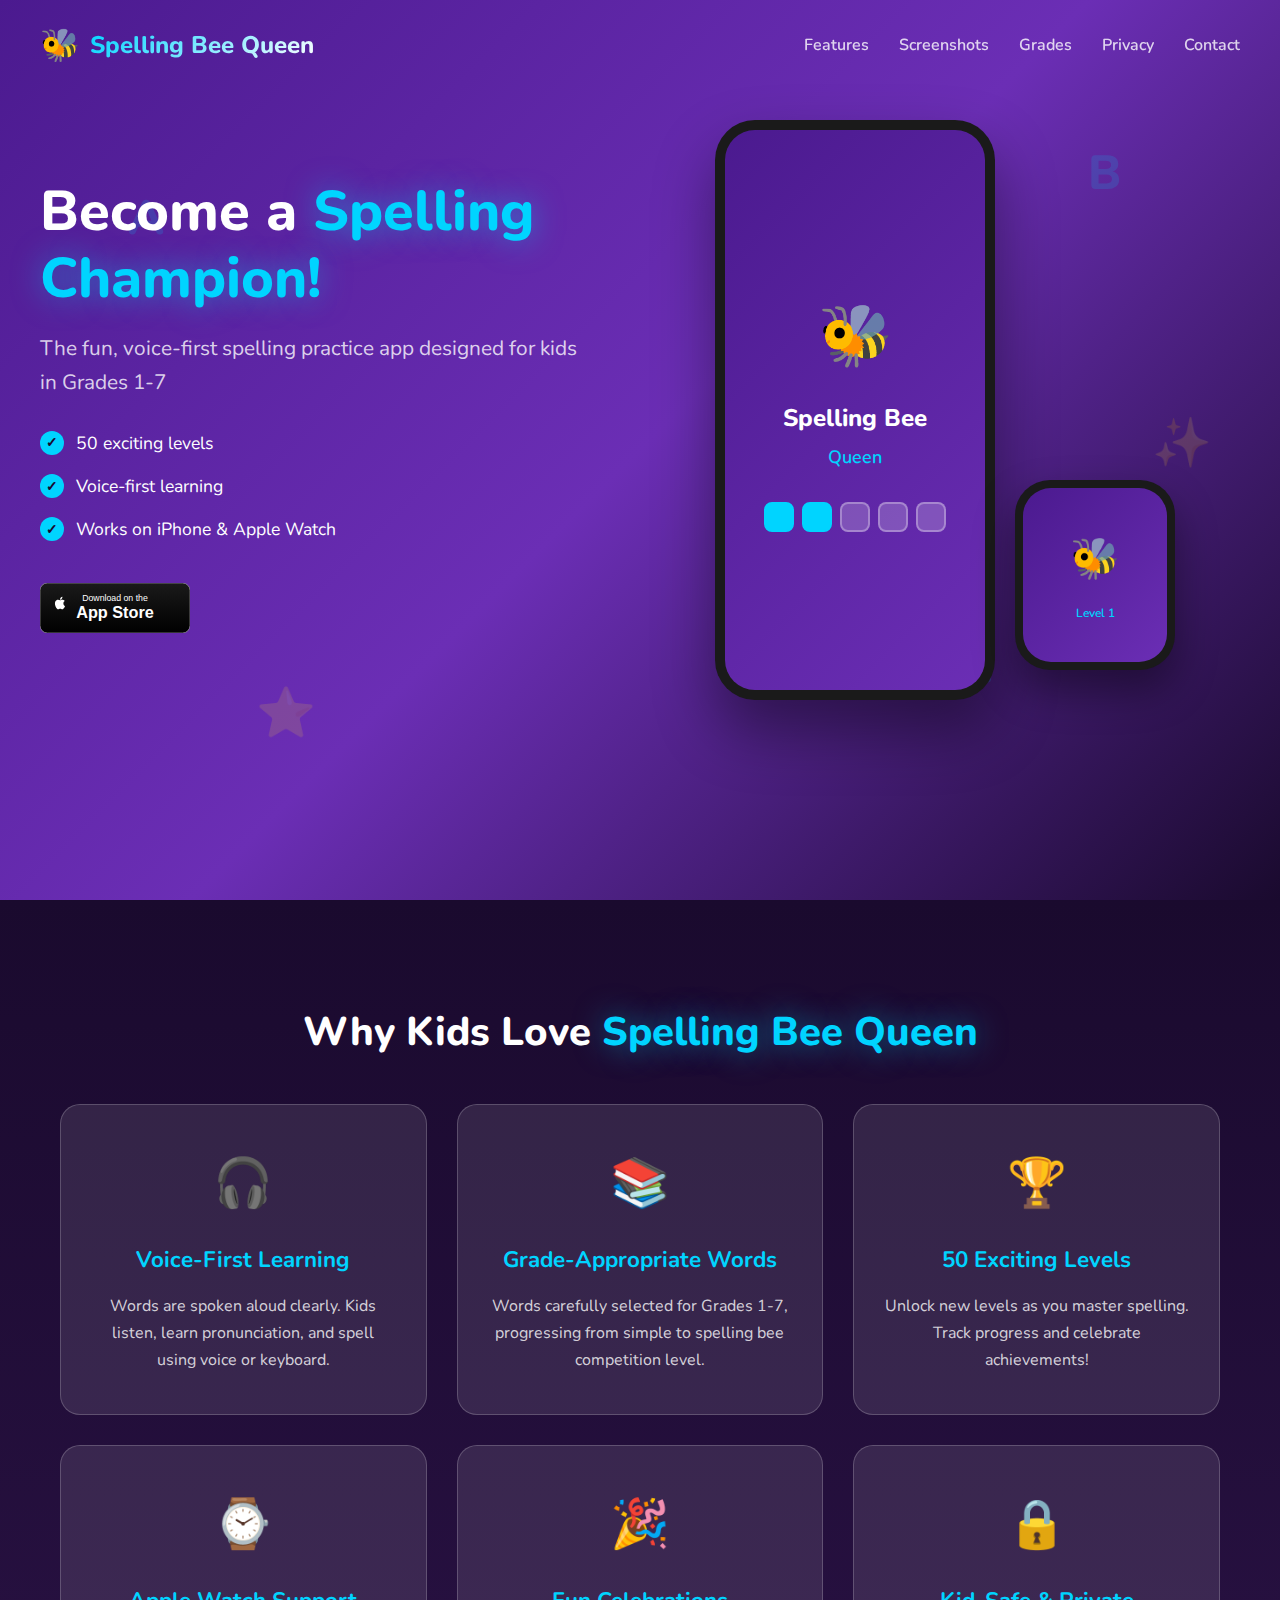
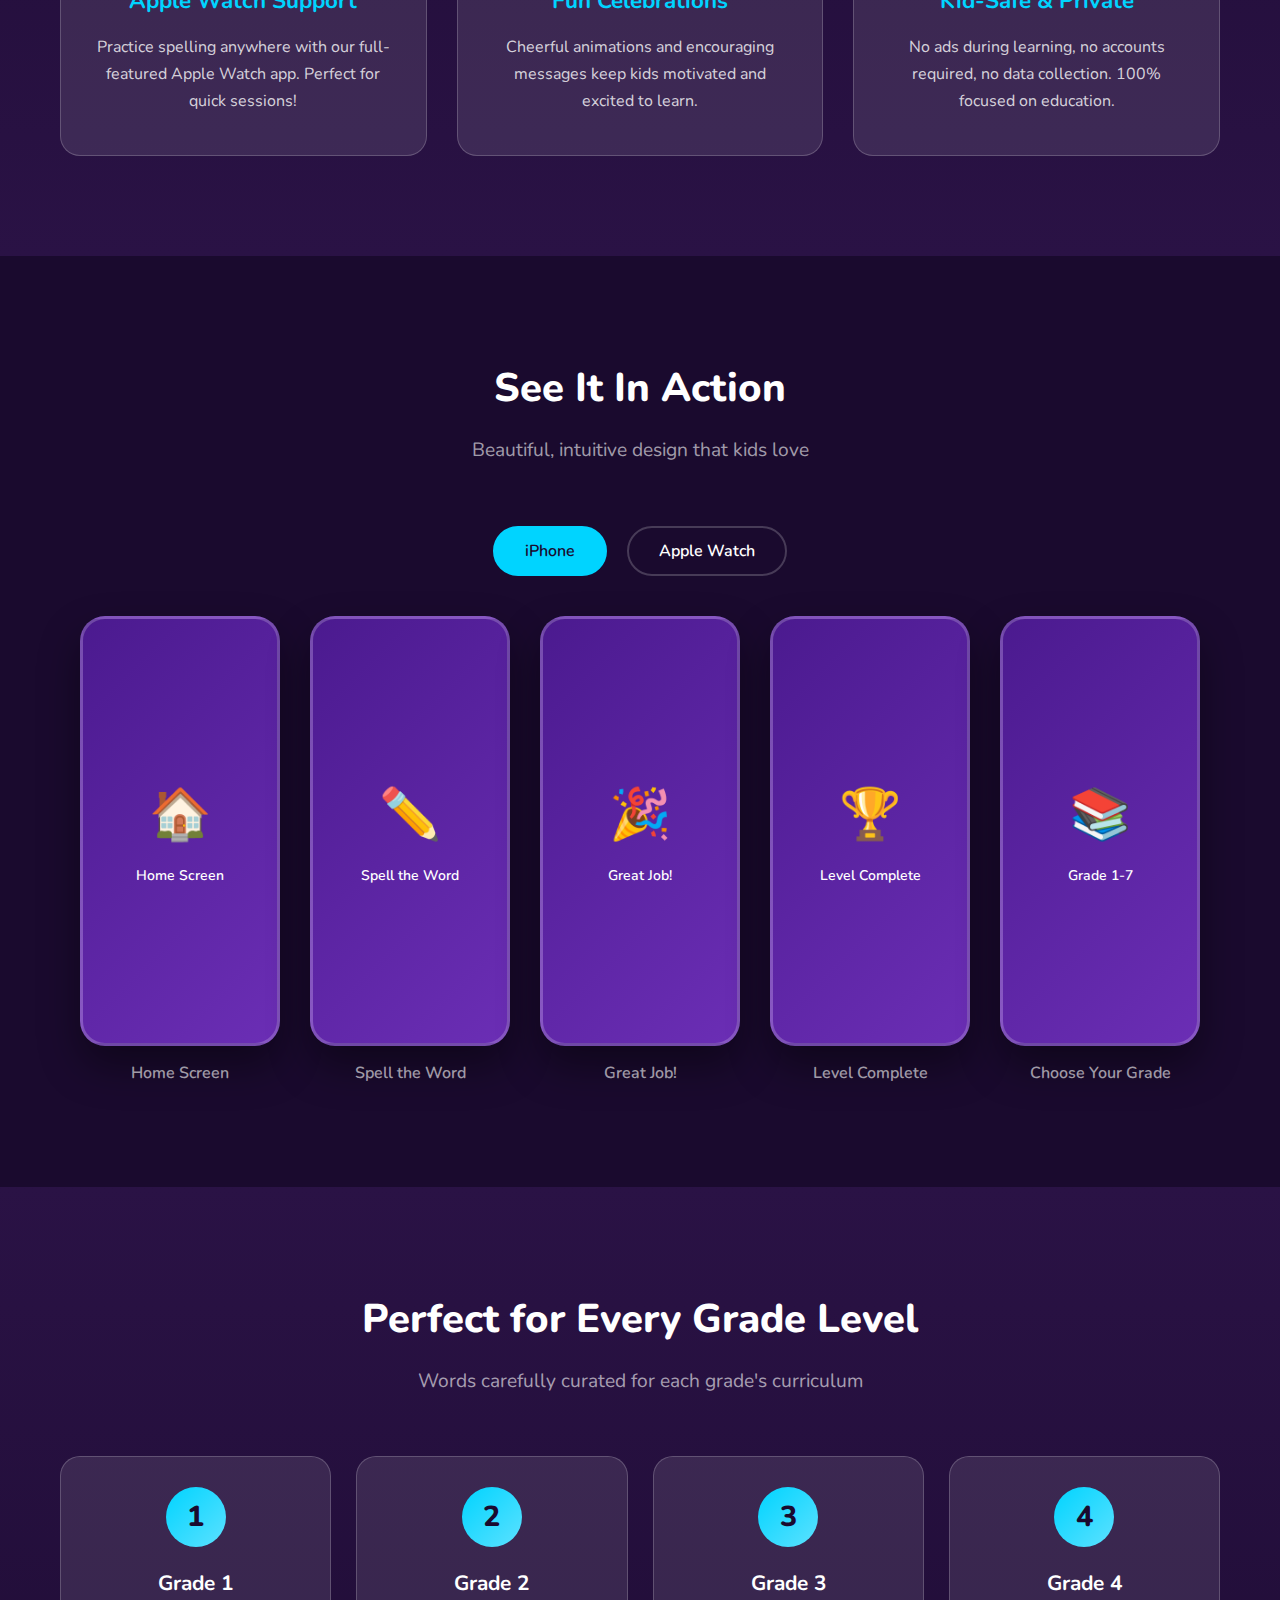
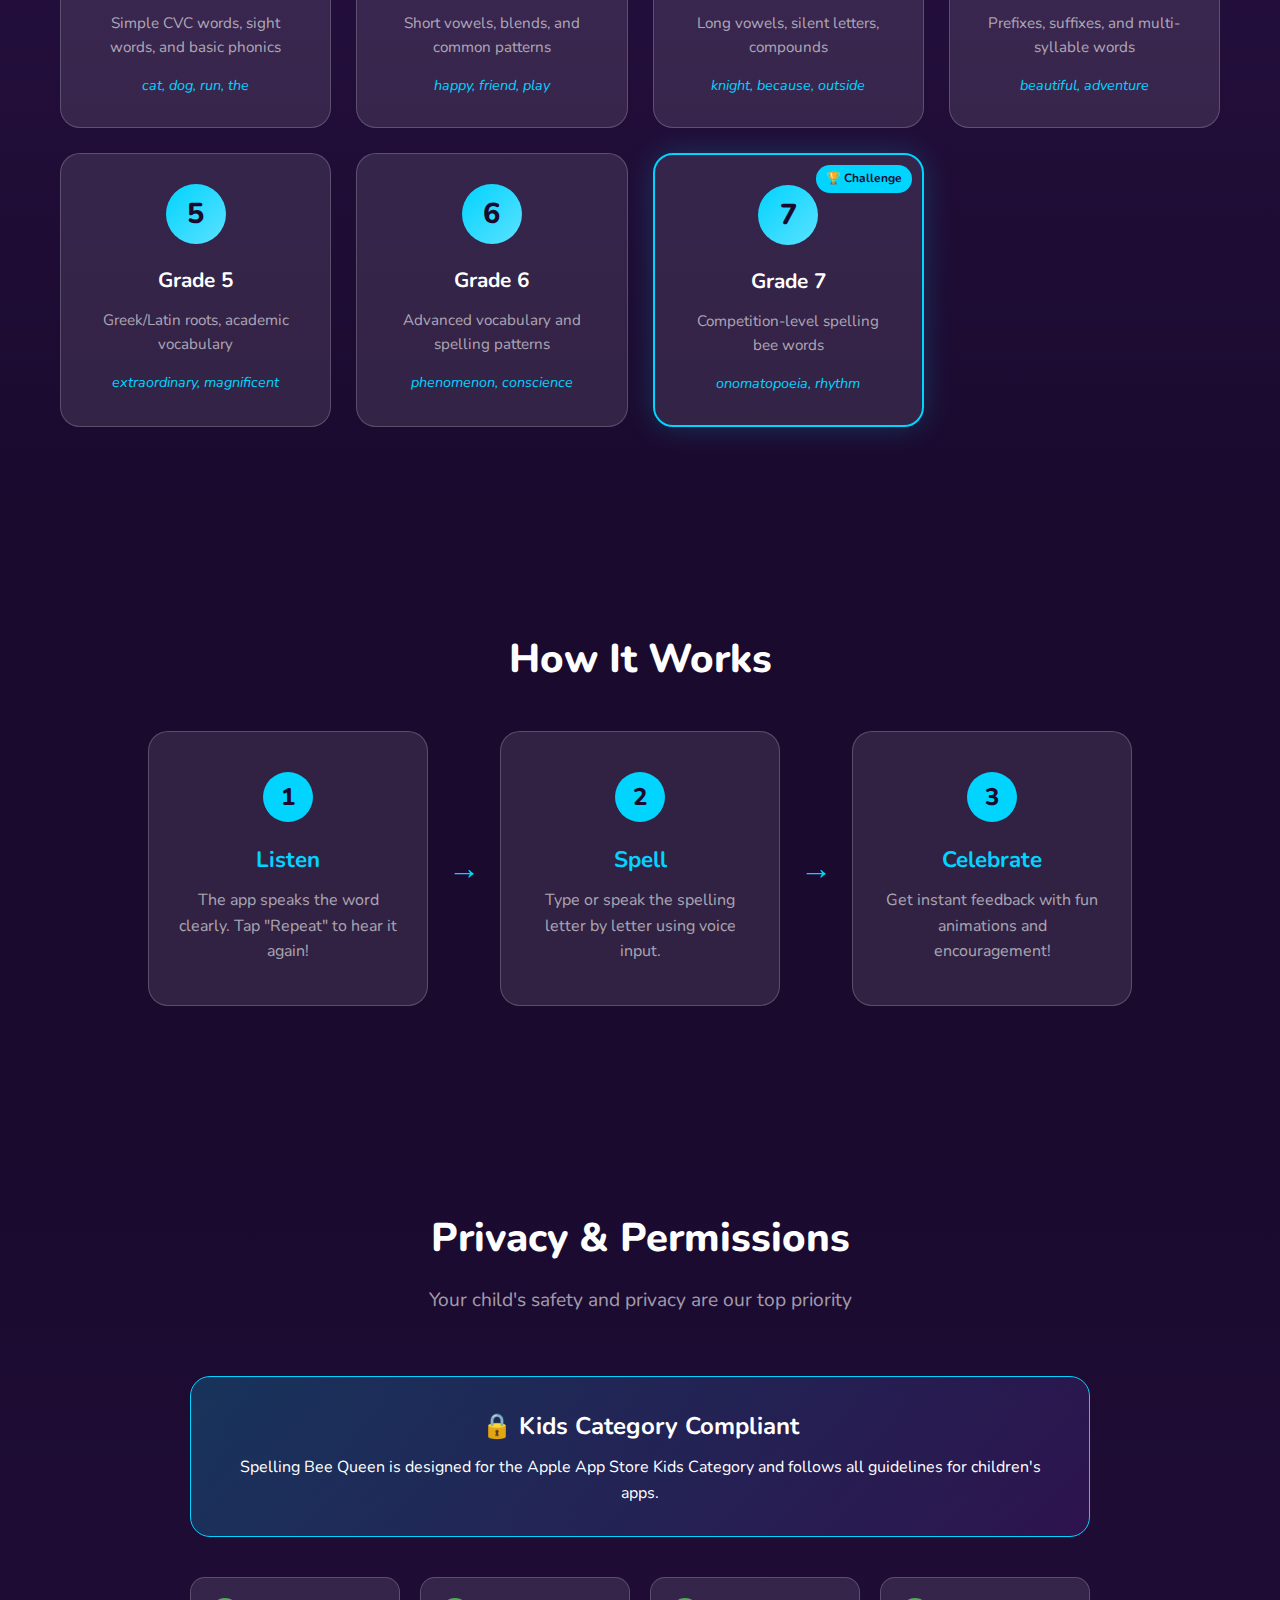
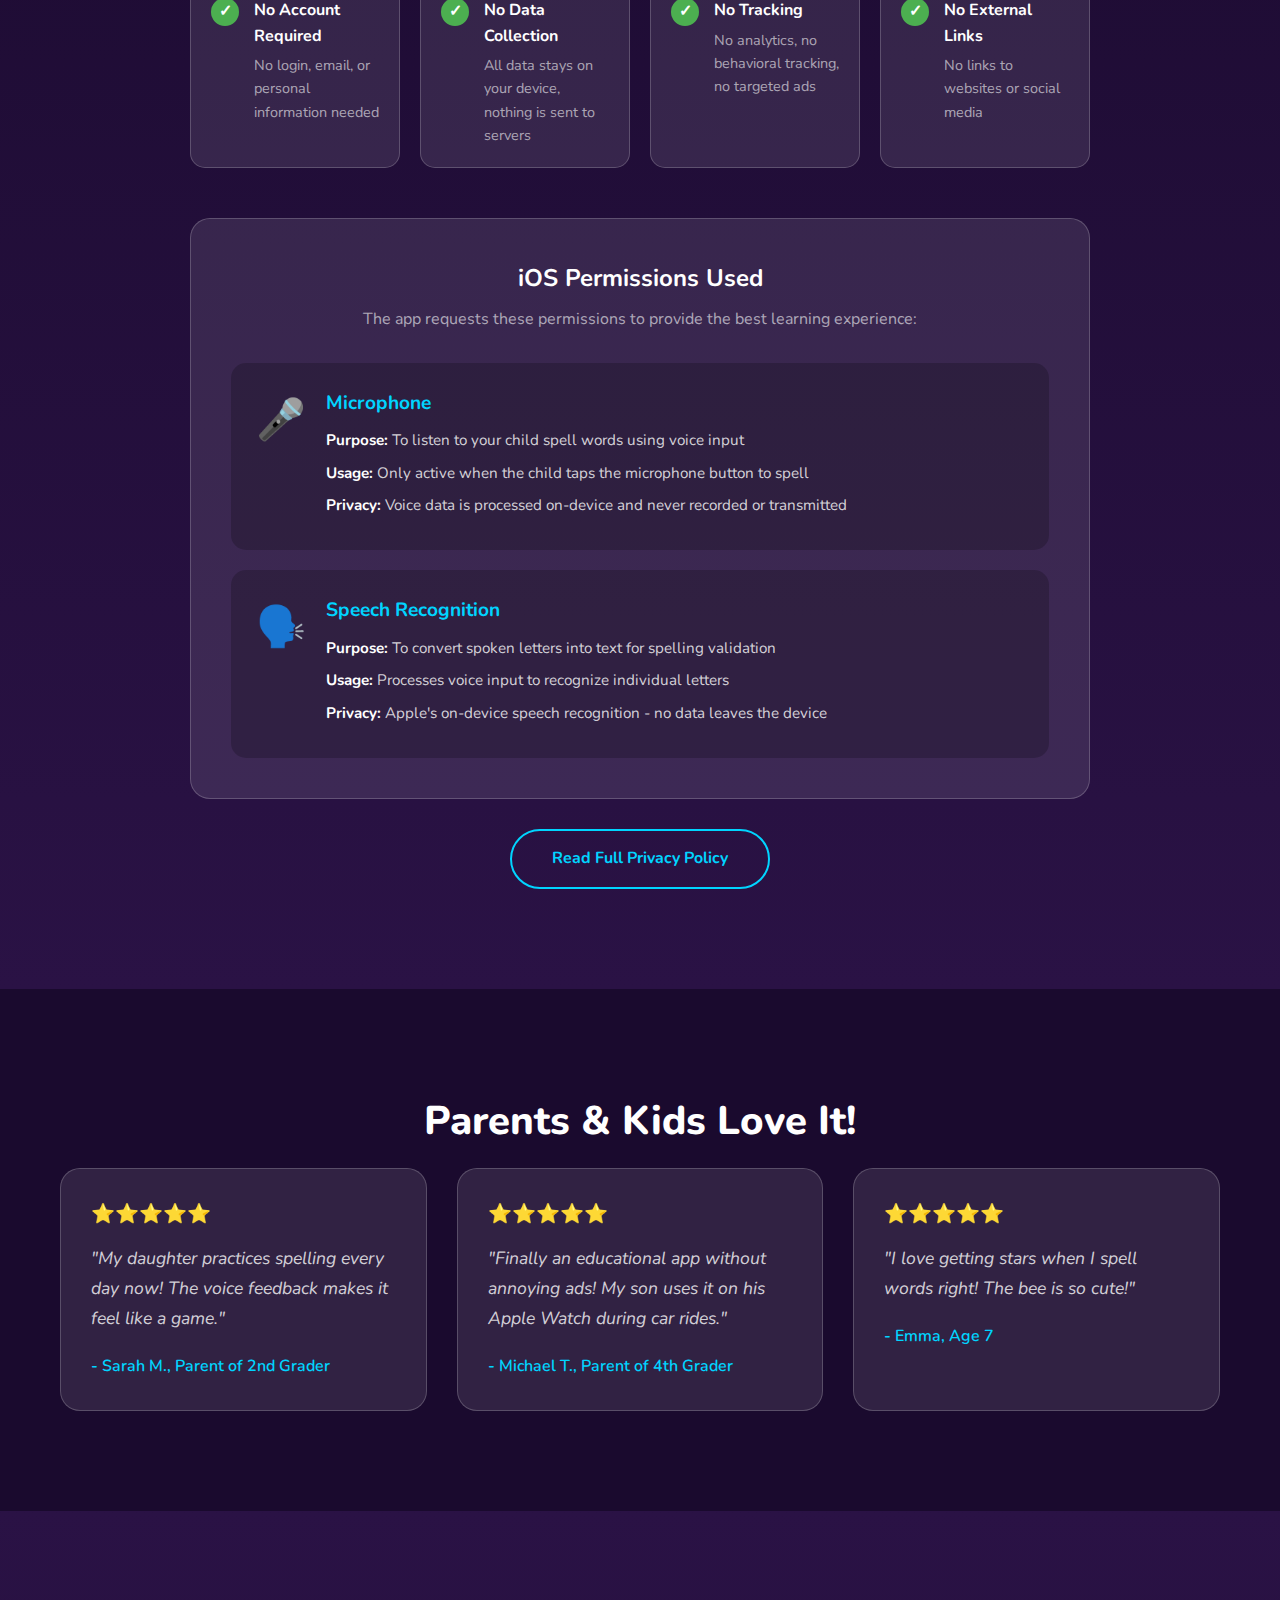
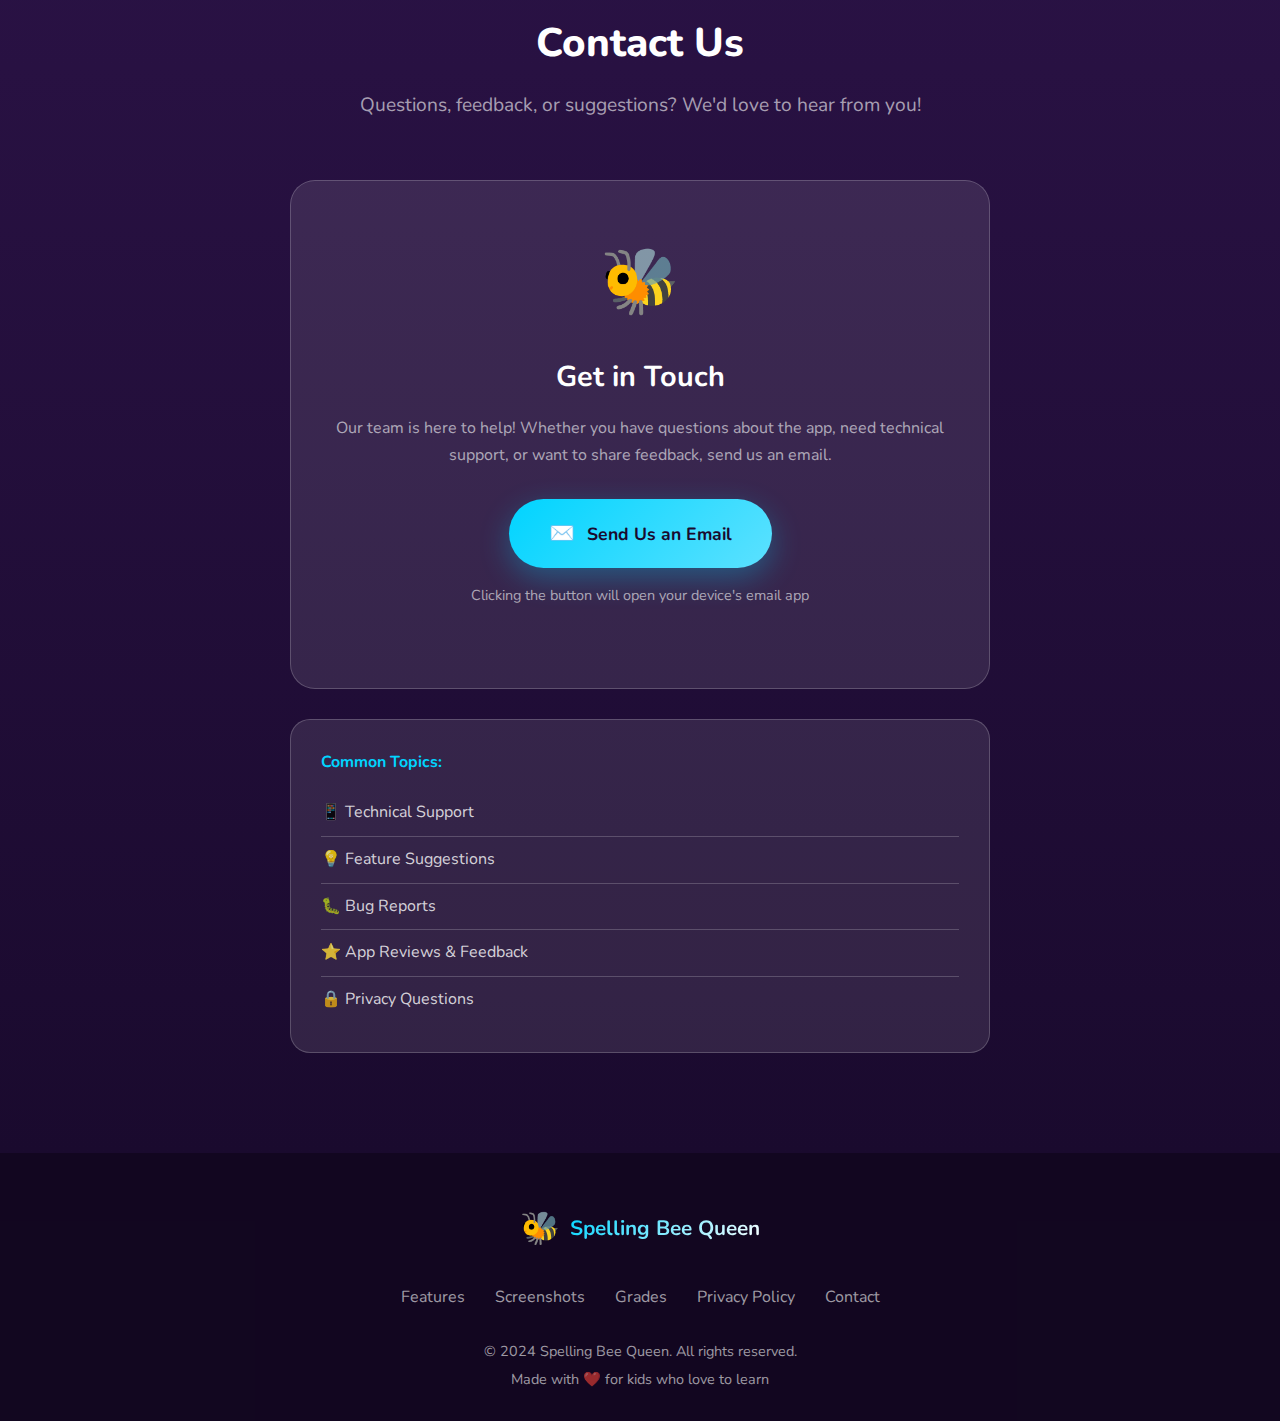
<file: docs/index.html>
<!DOCTYPE html>
<html lang="en">
<head>
    <meta charset="UTF-8">
    <meta name="viewport" content="width=device-width, initial-scale=1.0">
    <title>Spelling Bee Queen - Fun Spelling Practice for Kids</title>
    <link rel="icon" type="image/svg+xml" href="images/favicon.svg">
    <link rel="apple-touch-icon" href="images/favicon.svg">
    <meta name="description" content="Help your child become a spelling champion! Spelling Bee Queen is a fun, voice-first spelling app for kids in Grades 1-7. Available on iPhone and Apple Watch.">
    <meta name="keywords" content="spelling app, kids education, spelling bee, learn spelling, educational app, iOS, Apple Watch">
    <link rel="stylesheet" href="css/styles.css">
    <link rel="preconnect" href="https://fonts.googleapis.com">
    <link rel="preconnect" href="https://fonts.gstatic.com" crossorigin>
    <link href="https://fonts.googleapis.com/css2?family=Nunito:wght@400;600;700;800&display=swap" rel="stylesheet">
</head>
<body>
    <!-- Hero Section -->
    <header class="hero">
        <nav class="navbar">
            <div class="logo">
                <span class="bee-icon">🐝</span>
                <span class="logo-text">Spelling Bee Queen</span>
            </div>
            <ul class="nav-links">
                <li><a href="#features">Features</a></li>
                <li><a href="#screenshots">Screenshots</a></li>
                <li><a href="#grades">Grades</a></li>
                <li><a href="#privacy">Privacy</a></li>
                <li><a href="#contact">Contact</a></li>
            </ul>
        </nav>

        <div class="hero-content">
            <div class="hero-text">
                <h1>Become a <span class="highlight">Spelling Champion!</span></h1>
                <p class="tagline">The fun, voice-first spelling practice app designed for kids in Grades 1-7</p>
                <div class="hero-features">
                    <div class="hero-feature">
                        <span class="check-icon">✓</span>
                        <span>50 exciting levels</span>
                    </div>
                    <div class="hero-feature">
                        <span class="check-icon">✓</span>
                        <span>Voice-first learning</span>
                    </div>
                    <div class="hero-feature">
                        <span class="check-icon">✓</span>
                        <span>Works on iPhone & Apple Watch</span>
                    </div>
                </div>
                <div class="download-buttons">
                    <a href="#" class="app-store-btn">
                        <img src="images/app-store-badge.svg" alt="Download on the App Store">
                    </a>
                </div>
            </div>
            <div class="hero-image">
                <div class="phone-mockup">
                    <div class="mockup-placeholder">
                        <span class="mockup-emoji">🐝</span>
                        <span class="mockup-title">Spelling Bee</span>
                        <span class="mockup-subtitle">Queen</span>
                        <div class="mockup-levels">
                            <span class="level-dot active"></span>
                            <span class="level-dot active"></span>
                            <span class="level-dot"></span>
                            <span class="level-dot"></span>
                            <span class="level-dot"></span>
                        </div>
                    </div>
                </div>
                <div class="watch-mockup">
                    <div class="mockup-placeholder watch">
                        <span class="mockup-emoji">🐝</span>
                        <span class="mockup-subtitle">Level 1</span>
                    </div>
                </div>
            </div>
        </div>

        <div class="floating-elements">
            <span class="float-letter" style="--delay: 0s; --x: 10%; --y: 20%;">A</span>
            <span class="float-letter" style="--delay: 1s; --x: 85%; --y: 15%;">B</span>
            <span class="float-letter" style="--delay: 2s; --x: 75%; --y: 70%;">C</span>
            <span class="float-star" style="--delay: 0.5s; --x: 20%; --y: 75%;">⭐</span>
            <span class="float-star" style="--delay: 1.5s; --x: 90%; --y: 45%;">✨</span>
        </div>
    </header>

    <!-- Features Section -->
    <section id="features" class="features-section">
        <div class="container">
            <h2 class="section-title">Why Kids Love <span class="highlight">Spelling Bee Queen</span></h2>
            <div class="features-grid">
                <div class="feature-card">
                    <div class="feature-icon">🎧</div>
                    <h3>Voice-First Learning</h3>
                    <p>Words are spoken aloud clearly. Kids listen, learn pronunciation, and spell using voice or keyboard.</p>
                </div>
                <div class="feature-card">
                    <div class="feature-icon">📚</div>
                    <h3>Grade-Appropriate Words</h3>
                    <p>Words carefully selected for Grades 1-7, progressing from simple to spelling bee competition level.</p>
                </div>
                <div class="feature-card">
                    <div class="feature-icon">🏆</div>
                    <h3>50 Exciting Levels</h3>
                    <p>Unlock new levels as you master spelling. Track progress and celebrate achievements!</p>
                </div>
                <div class="feature-card">
                    <div class="feature-icon">⌚</div>
                    <h3>Apple Watch Support</h3>
                    <p>Practice spelling anywhere with our full-featured Apple Watch app. Perfect for quick sessions!</p>
                </div>
                <div class="feature-card">
                    <div class="feature-icon">🎉</div>
                    <h3>Fun Celebrations</h3>
                    <p>Cheerful animations and encouraging messages keep kids motivated and excited to learn.</p>
                </div>
                <div class="feature-card">
                    <div class="feature-icon">🔒</div>
                    <h3>Kid-Safe & Private</h3>
                    <p>No ads during learning, no accounts required, no data collection. 100% focused on education.</p>
                </div>
            </div>
        </div>
    </section>

    <!-- Screenshots Section -->
    <section id="screenshots" class="screenshots-section">
        <div class="container">
            <h2 class="section-title">See It In Action</h2>
            <p class="section-subtitle">Beautiful, intuitive design that kids love</p>

            <div class="screenshots-tabs">
                <button class="tab-btn active" data-tab="iphone">iPhone</button>
                <button class="tab-btn" data-tab="watch">Apple Watch</button>
            </div>

            <div class="screenshots-container">
                <!-- iPhone Screenshots -->
                <div class="screenshots-row" id="iphone-screenshots">
                    <div class="screenshot-item">
                        <div class="screenshot-placeholder iphone">
                            <span class="placeholder-emoji">🏠</span>
                            <span class="placeholder-text">Home Screen</span>
                        </div>
                        <p class="screenshot-caption">Home Screen</p>
                    </div>
                    <div class="screenshot-item">
                        <div class="screenshot-placeholder iphone">
                            <span class="placeholder-emoji">✏️</span>
                            <span class="placeholder-text">Spell the Word</span>
                        </div>
                        <p class="screenshot-caption">Spell the Word</p>
                    </div>
                    <div class="screenshot-item">
                        <div class="screenshot-placeholder iphone">
                            <span class="placeholder-emoji">🎉</span>
                            <span class="placeholder-text">Great Job!</span>
                        </div>
                        <p class="screenshot-caption">Great Job!</p>
                    </div>
                    <div class="screenshot-item">
                        <div class="screenshot-placeholder iphone">
                            <span class="placeholder-emoji">🏆</span>
                            <span class="placeholder-text">Level Complete</span>
                        </div>
                        <p class="screenshot-caption">Level Complete</p>
                    </div>
                    <div class="screenshot-item">
                        <div class="screenshot-placeholder iphone">
                            <span class="placeholder-emoji">📚</span>
                            <span class="placeholder-text">Grade 1-7</span>
                        </div>
                        <p class="screenshot-caption">Choose Your Grade</p>
                    </div>
                </div>

                <!-- Apple Watch Screenshots -->
                <div class="screenshots-row hidden" id="watch-screenshots">
                    <div class="screenshot-item watch">
                        <div class="screenshot-placeholder watch">
                            <span class="placeholder-emoji">🏠</span>
                            <span class="placeholder-text">Home</span>
                        </div>
                        <p class="screenshot-caption">Home Screen</p>
                    </div>
                    <div class="screenshot-item watch">
                        <div class="screenshot-placeholder watch">
                            <span class="placeholder-emoji">✏️</span>
                            <span class="placeholder-text">Spell</span>
                        </div>
                        <p class="screenshot-caption">Spell the Word</p>
                    </div>
                    <div class="screenshot-item watch">
                        <div class="screenshot-placeholder watch">
                            <span class="placeholder-emoji">🎉</span>
                            <span class="placeholder-text">Correct!</span>
                        </div>
                        <p class="screenshot-caption">Great Job!</p>
                    </div>
                    <div class="screenshot-item watch">
                        <div class="screenshot-placeholder watch">
                            <span class="placeholder-emoji">🏆</span>
                            <span class="placeholder-text">Complete</span>
                        </div>
                        <p class="screenshot-caption">Level Complete</p>
                    </div>
                </div>
            </div>
        </div>
    </section>

    <!-- Grades Section -->
    <section id="grades" class="grades-section">
        <div class="container">
            <h2 class="section-title">Perfect for Every Grade Level</h2>
            <p class="section-subtitle">Words carefully curated for each grade's curriculum</p>

            <div class="grades-grid">
                <div class="grade-card">
                    <div class="grade-number">1</div>
                    <h3>Grade 1</h3>
                    <p>Simple CVC words, sight words, and basic phonics</p>
                    <div class="word-examples">cat, dog, run, the</div>
                </div>
                <div class="grade-card">
                    <div class="grade-number">2</div>
                    <h3>Grade 2</h3>
                    <p>Short vowels, blends, and common patterns</p>
                    <div class="word-examples">happy, friend, play</div>
                </div>
                <div class="grade-card">
                    <div class="grade-number">3</div>
                    <h3>Grade 3</h3>
                    <p>Long vowels, silent letters, compounds</p>
                    <div class="word-examples">knight, because, outside</div>
                </div>
                <div class="grade-card">
                    <div class="grade-number">4</div>
                    <h3>Grade 4</h3>
                    <p>Prefixes, suffixes, and multi-syllable words</p>
                    <div class="word-examples">beautiful, adventure</div>
                </div>
                <div class="grade-card">
                    <div class="grade-number">5</div>
                    <h3>Grade 5</h3>
                    <p>Greek/Latin roots, academic vocabulary</p>
                    <div class="word-examples">extraordinary, magnificent</div>
                </div>
                <div class="grade-card">
                    <div class="grade-number">6</div>
                    <h3>Grade 6</h3>
                    <p>Advanced vocabulary and spelling patterns</p>
                    <div class="word-examples">phenomenon, conscience</div>
                </div>
                <div class="grade-card featured">
                    <div class="grade-number">7</div>
                    <h3>Grade 7</h3>
                    <p>Competition-level spelling bee words</p>
                    <div class="word-examples">onomatopoeia, rhythm</div>
                </div>
            </div>
        </div>
    </section>

    <!-- How It Works Section -->
    <section class="how-it-works">
        <div class="container">
            <h2 class="section-title">How It Works</h2>
            <div class="steps-container">
                <div class="step">
                    <div class="step-number">1</div>
                    <h3>Listen</h3>
                    <p>The app speaks the word clearly. Tap "Repeat" to hear it again!</p>
                </div>
                <div class="step-arrow">→</div>
                <div class="step">
                    <div class="step-number">2</div>
                    <h3>Spell</h3>
                    <p>Type or speak the spelling letter by letter using voice input.</p>
                </div>
                <div class="step-arrow">→</div>
                <div class="step">
                    <div class="step-number">3</div>
                    <h3>Celebrate</h3>
                    <p>Get instant feedback with fun animations and encouragement!</p>
                </div>
            </div>
        </div>
    </section>

    <!-- Privacy Section -->
    <section id="privacy" class="privacy-section">
        <div class="container">
            <h2 class="section-title">Privacy & Permissions</h2>
            <p class="section-subtitle">Your child's safety and privacy are our top priority</p>

            <div class="privacy-content">
                <div class="privacy-card main">
                    <h3>🔒 Kids Category Compliant</h3>
                    <p>Spelling Bee Queen is designed for the Apple App Store Kids Category and follows all guidelines for children's apps.</p>
                </div>

                <div class="privacy-grid">
                    <div class="privacy-item safe">
                        <span class="icon">✓</span>
                        <div>
                            <h4>No Account Required</h4>
                            <p>No login, email, or personal information needed</p>
                        </div>
                    </div>
                    <div class="privacy-item safe">
                        <span class="icon">✓</span>
                        <div>
                            <h4>No Data Collection</h4>
                            <p>All data stays on your device, nothing is sent to servers</p>
                        </div>
                    </div>
                    <div class="privacy-item safe">
                        <span class="icon">✓</span>
                        <div>
                            <h4>No Tracking</h4>
                            <p>No analytics, no behavioral tracking, no targeted ads</p>
                        </div>
                    </div>
                    <div class="privacy-item safe">
                        <span class="icon">✓</span>
                        <div>
                            <h4>No External Links</h4>
                            <p>No links to websites or social media</p>
                        </div>
                    </div>
                </div>

                <div class="permissions-section">
                    <h3>iOS Permissions Used</h3>
                    <p class="permissions-intro">The app requests these permissions to provide the best learning experience:</p>

                    <div class="permission-item">
                        <div class="permission-icon">🎤</div>
                        <div class="permission-details">
                            <h4>Microphone</h4>
                            <p><strong>Purpose:</strong> To listen to your child spell words using voice input</p>
                            <p><strong>Usage:</strong> Only active when the child taps the microphone button to spell</p>
                            <p><strong>Privacy:</strong> Voice data is processed on-device and never recorded or transmitted</p>
                        </div>
                    </div>

                    <div class="permission-item">
                        <div class="permission-icon">🗣️</div>
                        <div class="permission-details">
                            <h4>Speech Recognition</h4>
                            <p><strong>Purpose:</strong> To convert spoken letters into text for spelling validation</p>
                            <p><strong>Usage:</strong> Processes voice input to recognize individual letters</p>
                            <p><strong>Privacy:</strong> Apple's on-device speech recognition - no data leaves the device</p>
                        </div>
                    </div>
                </div>

                <div class="privacy-policy-link">
                    <a href="privacy.html" class="btn-secondary">Read Full Privacy Policy</a>
                </div>
            </div>
        </div>
    </section>

    <!-- Testimonials Section -->
    <section class="testimonials-section">
        <div class="container">
            <h2 class="section-title">Parents & Kids Love It!</h2>
            <div class="testimonials-grid">
                <div class="testimonial-card">
                    <div class="stars">⭐⭐⭐⭐⭐</div>
                    <p>"My daughter practices spelling every day now! The voice feedback makes it feel like a game."</p>
                    <div class="testimonial-author">- Sarah M., Parent of 2nd Grader</div>
                </div>
                <div class="testimonial-card">
                    <div class="stars">⭐⭐⭐⭐⭐</div>
                    <p>"Finally an educational app without annoying ads! My son uses it on his Apple Watch during car rides."</p>
                    <div class="testimonial-author">- Michael T., Parent of 4th Grader</div>
                </div>
                <div class="testimonial-card">
                    <div class="stars">⭐⭐⭐⭐⭐</div>
                    <p>"I love getting stars when I spell words right! The bee is so cute!"</p>
                    <div class="testimonial-author">- Emma, Age 7</div>
                </div>
            </div>
        </div>
    </section>

    <!-- Contact Section -->
    <section id="contact" class="contact-section">
        <div class="container">
            <h2 class="section-title">Contact Us</h2>
            <p class="section-subtitle">Questions, feedback, or suggestions? We'd love to hear from you!</p>

            <div class="contact-content">
                <div class="contact-info">
                    <div class="bee-mascot">🐝</div>
                    <h3>Get in Touch</h3>
                    <p>Our team is here to help! Whether you have questions about the app, need technical support, or want to share feedback, send us an email.</p>

                    <a href="mailto:ravitej.sistla@gmail.com?subject=Response%20for%20Spelling%20bee%20application" class="email-btn">
                        <span class="email-icon">✉️</span>
                        <span>Send Us an Email</span>
                    </a>

                    <p class="email-note">Clicking the button will open your device's email app</p>
                </div>

                <div class="contact-topics">
                    <h4>Common Topics:</h4>
                    <ul>
                        <li>📱 Technical Support</li>
                        <li>💡 Feature Suggestions</li>
                        <li>🐛 Bug Reports</li>
                        <li>⭐ App Reviews & Feedback</li>
                        <li>🔒 Privacy Questions</li>
                    </ul>
                </div>
            </div>
        </div>
    </section>

    <!-- Footer -->
    <footer class="footer">
        <div class="container">
            <div class="footer-content">
                <div class="footer-brand">
                    <span class="bee-icon">🐝</span>
                    <span class="logo-text">Spelling Bee Queen</span>
                </div>
                <div class="footer-links">
                    <a href="#features">Features</a>
                    <a href="#screenshots">Screenshots</a>
                    <a href="#grades">Grades</a>
                    <a href="privacy.html">Privacy Policy</a>
                    <a href="#contact">Contact</a>
                </div>
                <div class="footer-copyright">
                    <p>&copy; 2024 Spelling Bee Queen. All rights reserved.</p>
                    <p>Made with ❤️ for kids who love to learn</p>
                </div>
            </div>
        </div>
    </footer>

    <script>
        // Tab switching for screenshots
        document.querySelectorAll('.tab-btn').forEach(btn => {
            btn.addEventListener('click', () => {
                // Remove active from all buttons
                document.querySelectorAll('.tab-btn').forEach(b => b.classList.remove('active'));
                btn.classList.add('active');

                // Show/hide screenshot rows
                const tab = btn.dataset.tab;
                document.getElementById('iphone-screenshots').classList.toggle('hidden', tab !== 'iphone');
                document.getElementById('watch-screenshots').classList.toggle('hidden', tab !== 'watch');
            });
        });

        // Smooth scrolling for navigation
        document.querySelectorAll('a[href^="#"]').forEach(anchor => {
            anchor.addEventListener('click', function (e) {
                e.preventDefault();
                const target = document.querySelector(this.getAttribute('href'));
                if (target) {
                    target.scrollIntoView({ behavior: 'smooth', block: 'start' });
                }
            });
        });

        // Navbar background on scroll
        window.addEventListener('scroll', () => {
            const navbar = document.querySelector('.navbar');
            if (window.scrollY > 50) {
                navbar.classList.add('scrolled');
            } else {
                navbar.classList.remove('scrolled');
            }
        });
    </script>
</body>
</html>
</file>
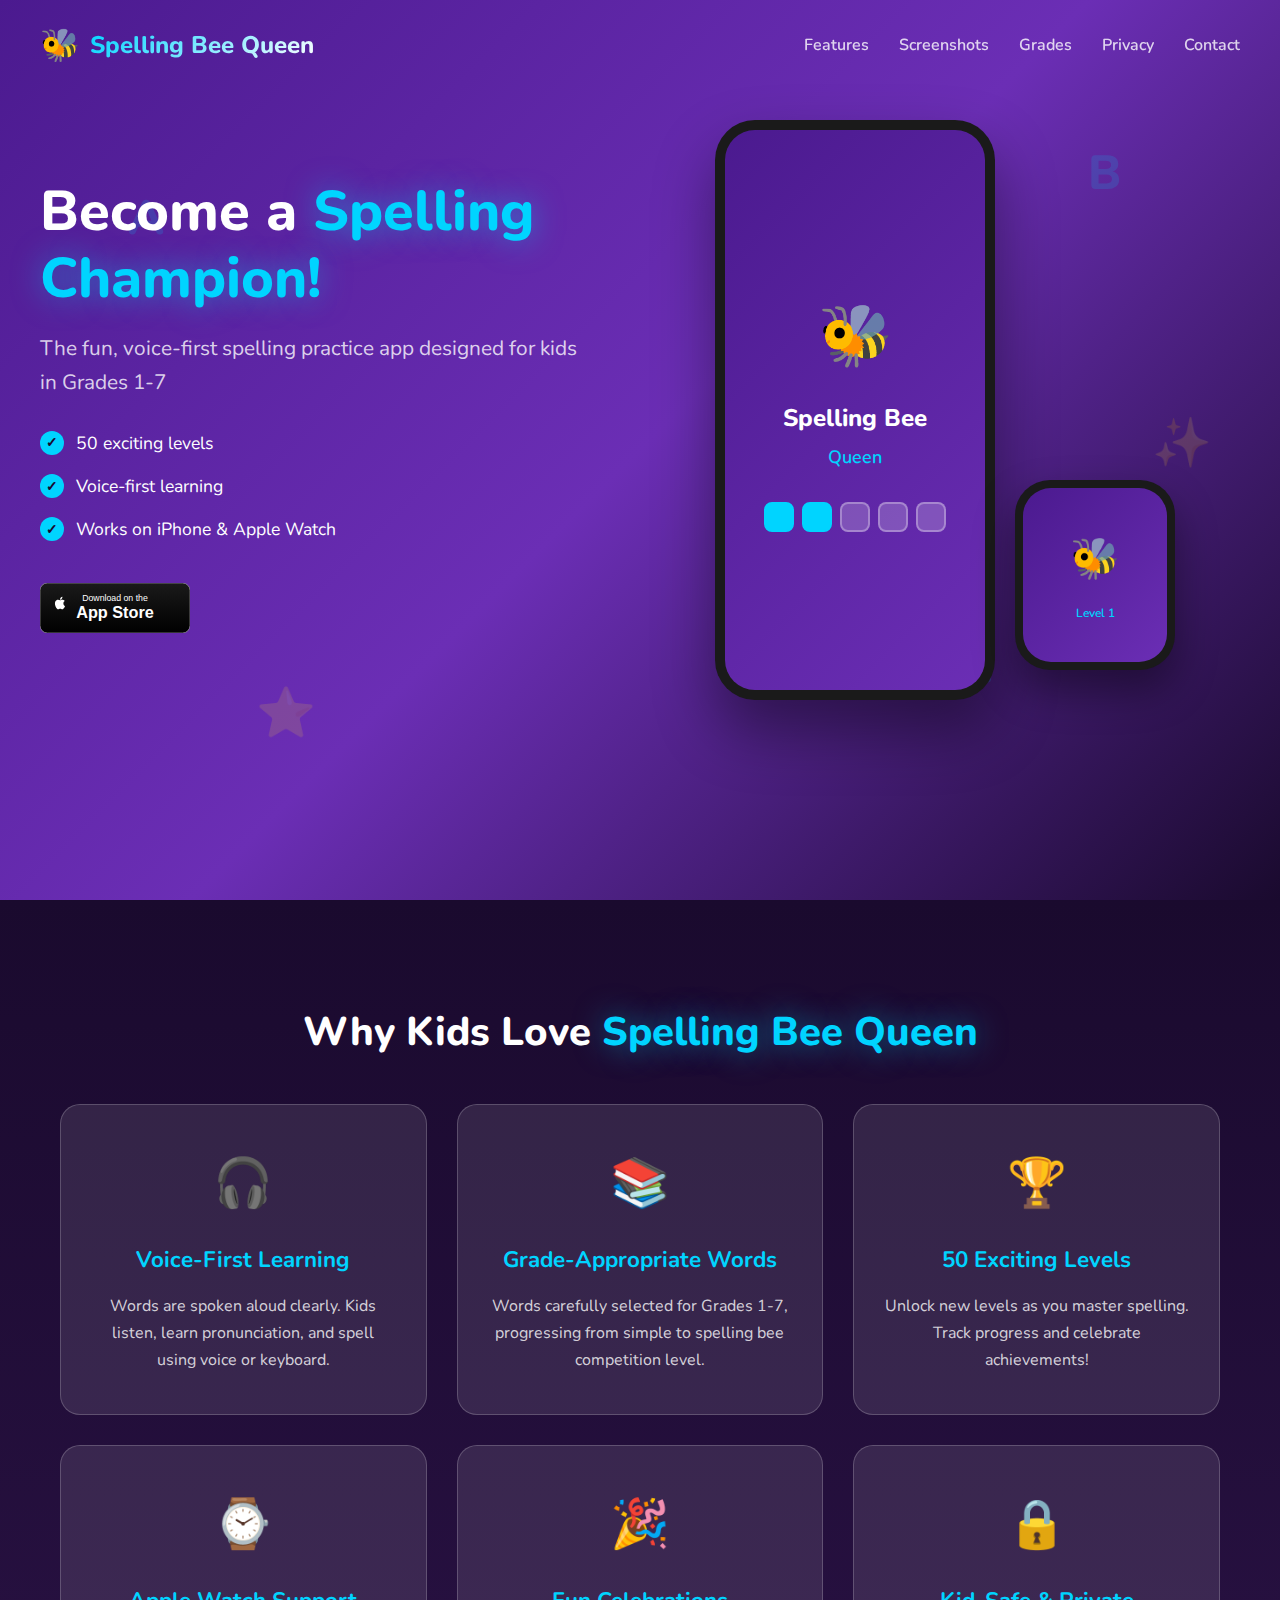
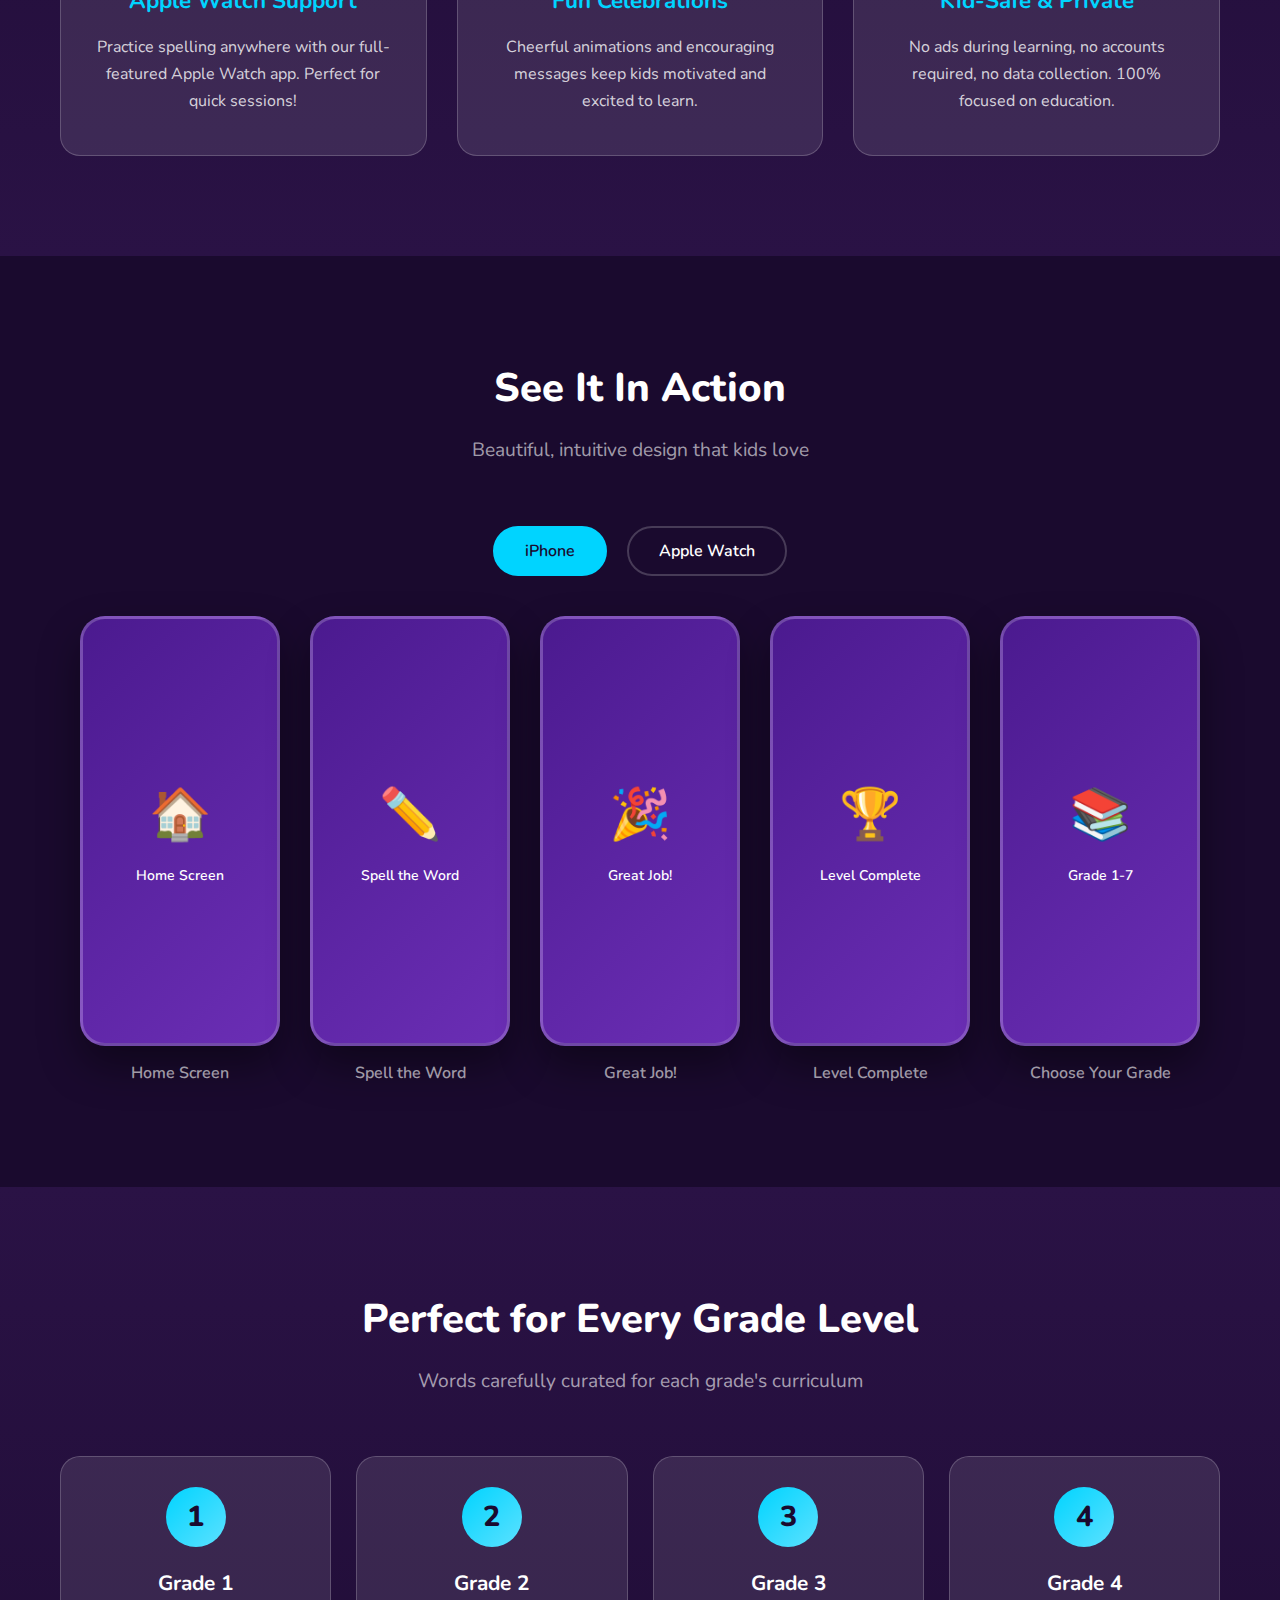
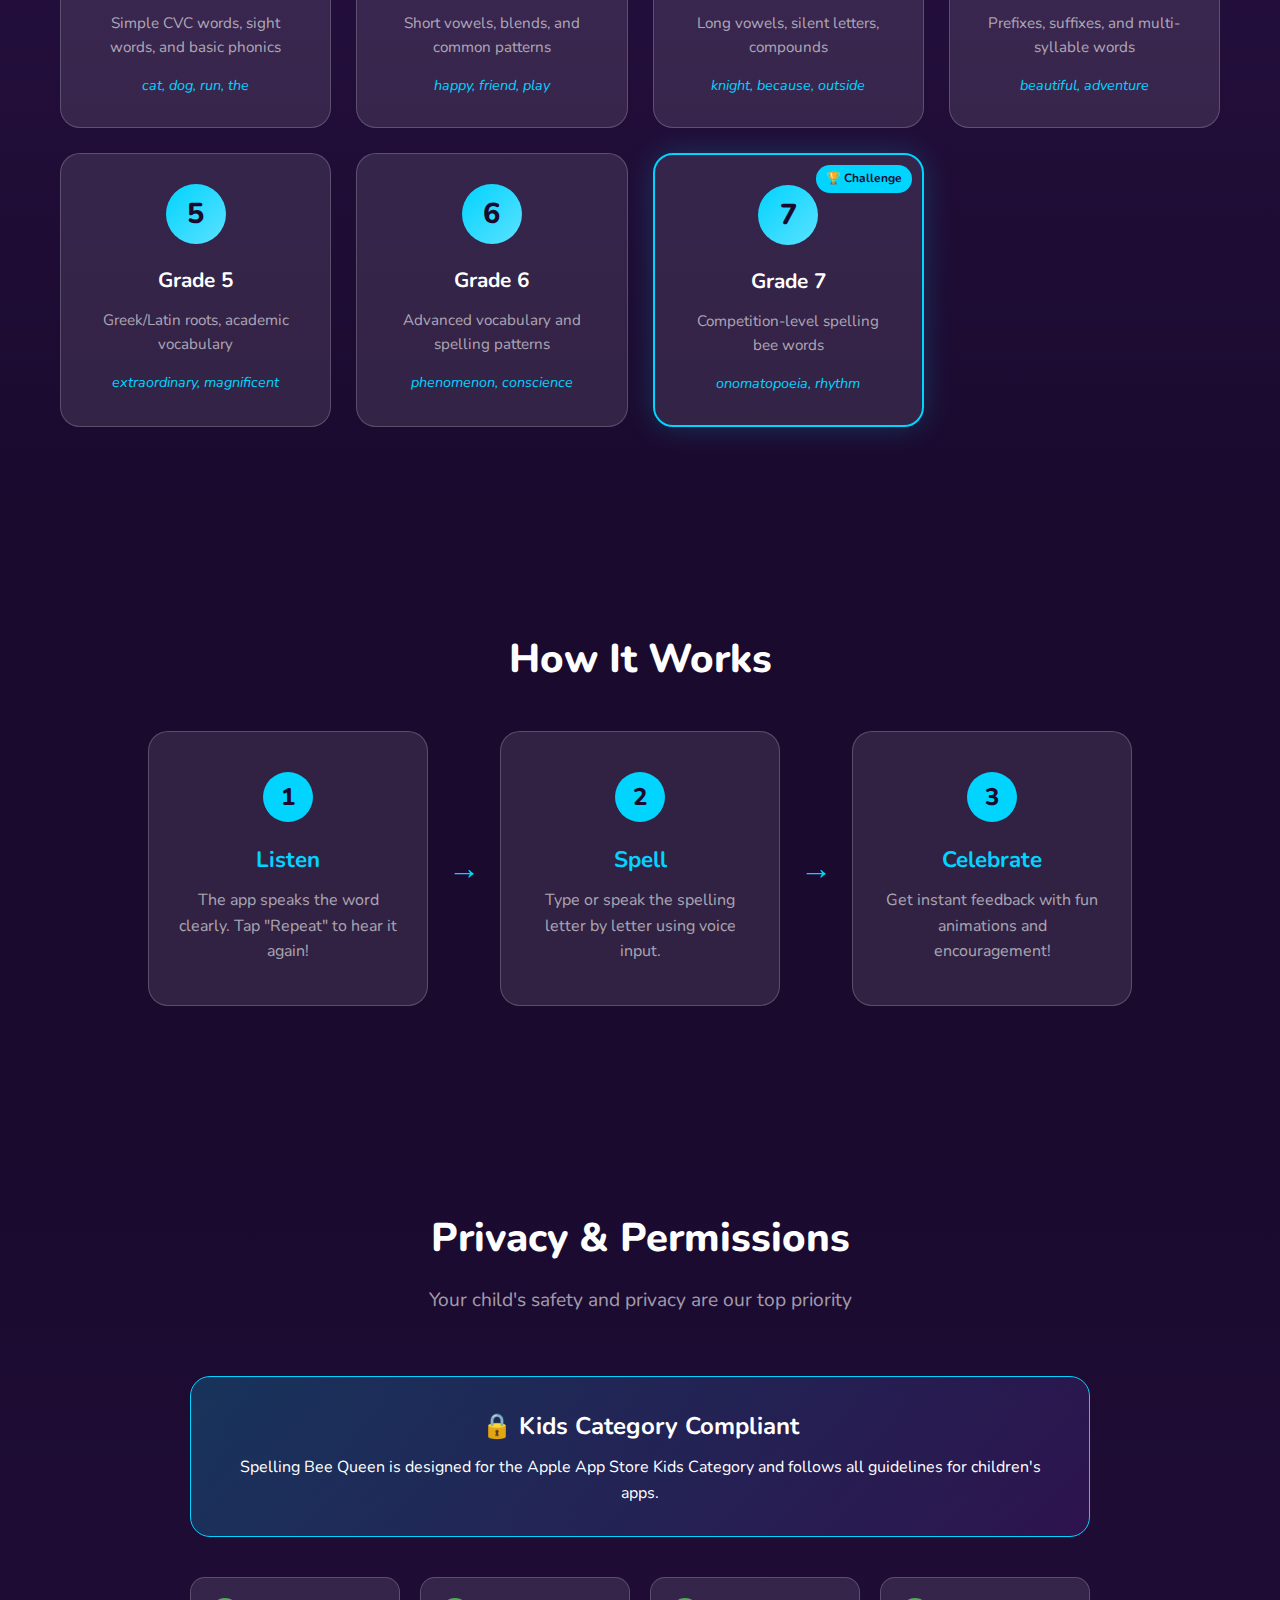
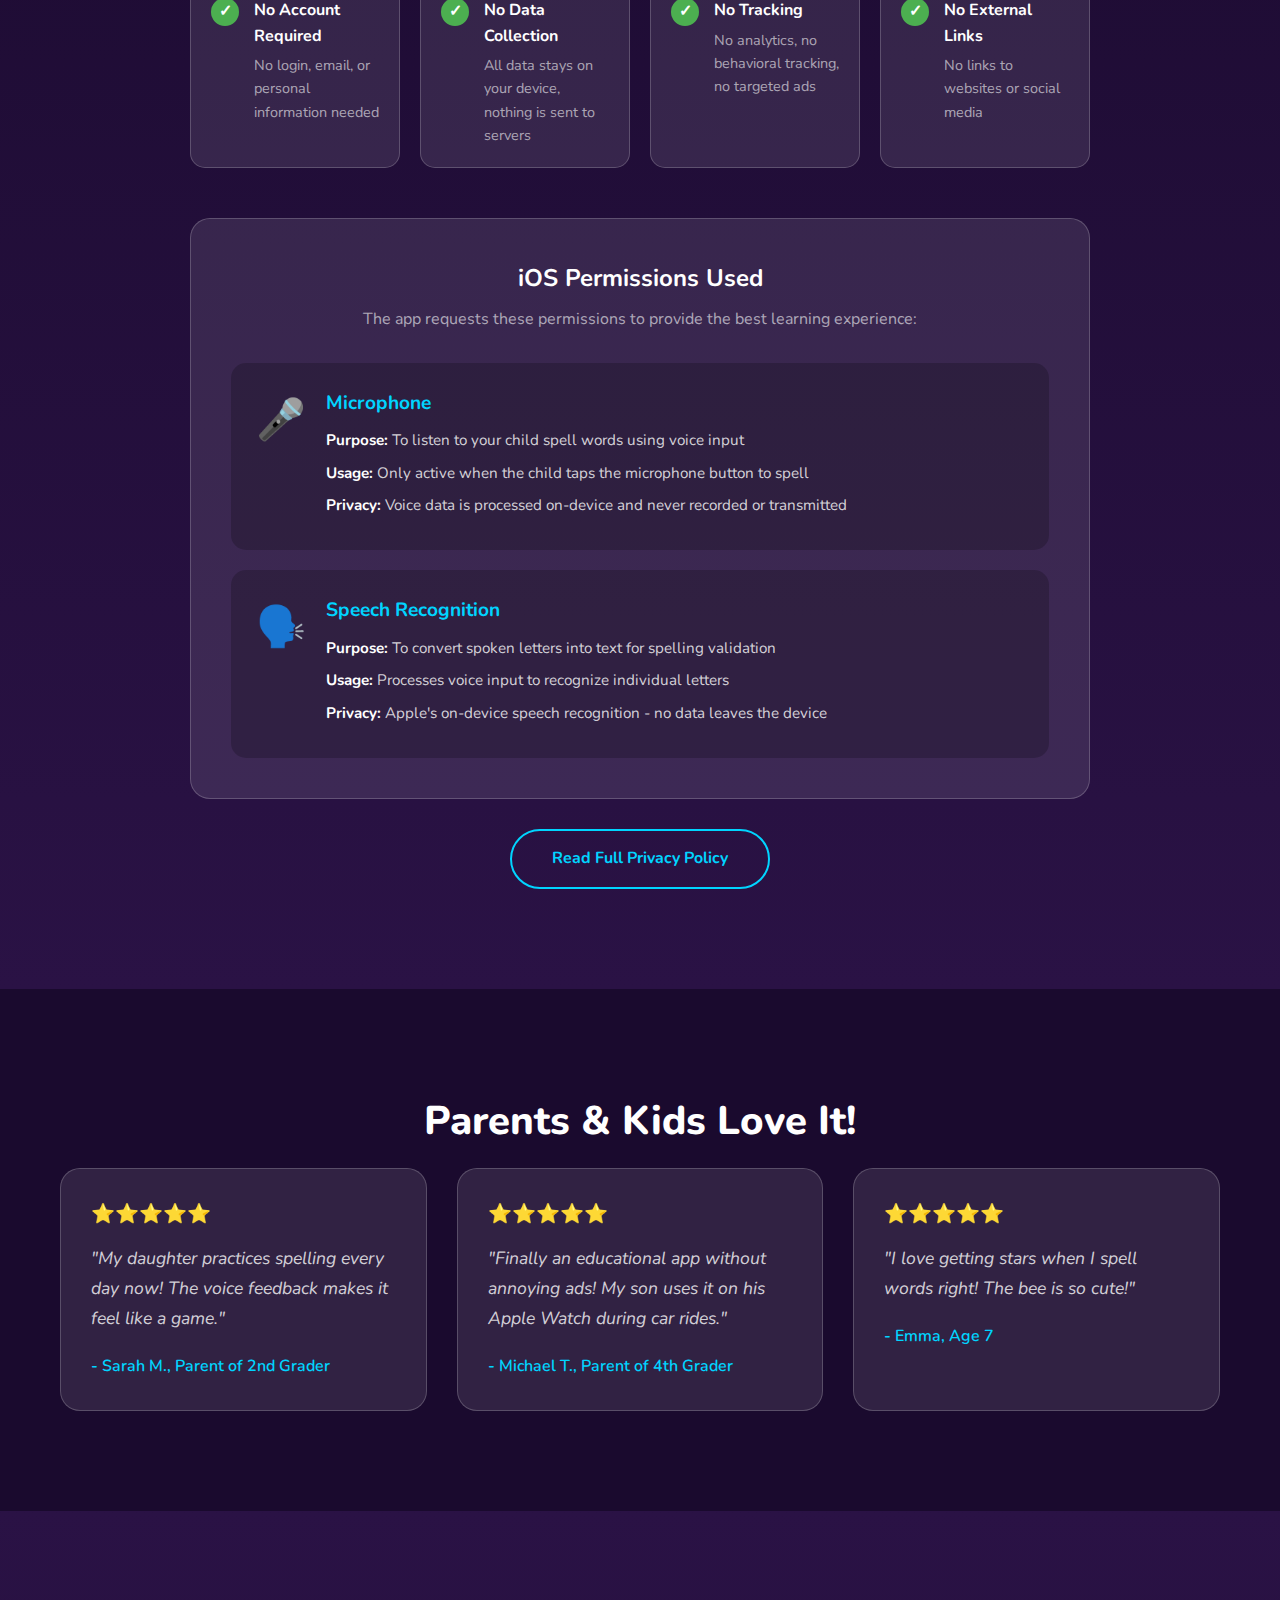
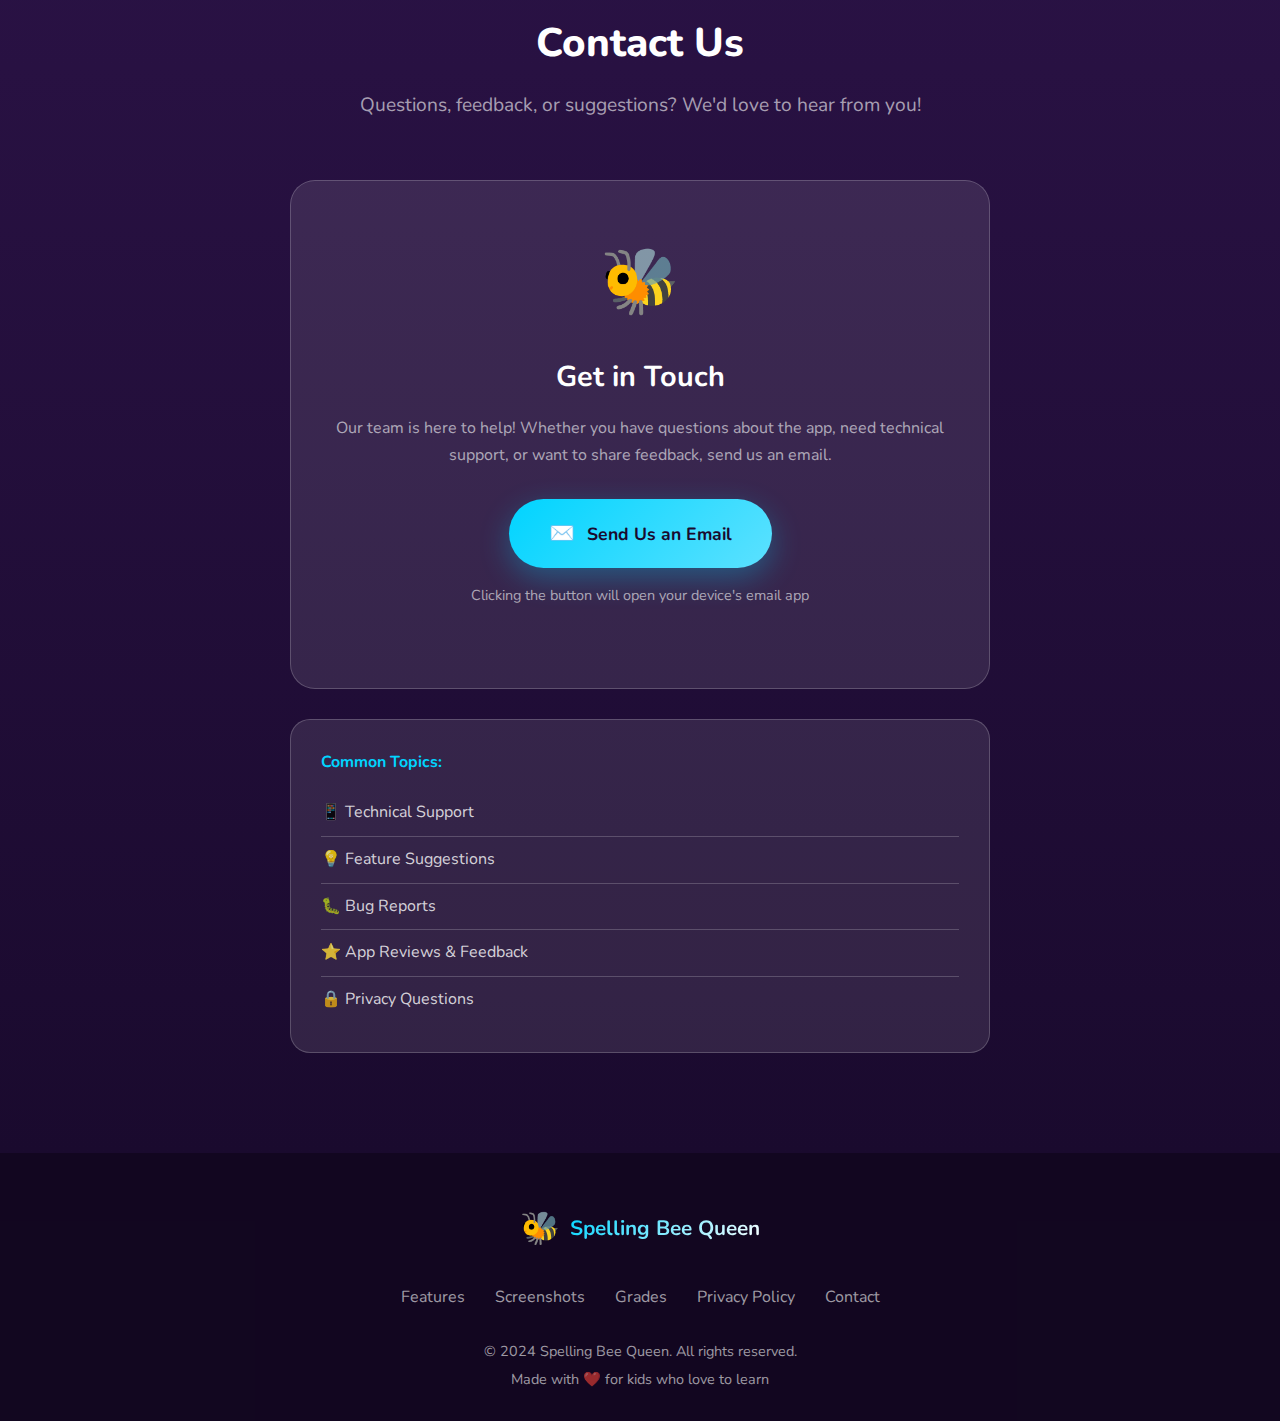
<file: spellingBee-LandingPage/index.html>
<!DOCTYPE html>
<html lang="en">
<head>
    <meta charset="UTF-8">
    <meta name="viewport" content="width=device-width, initial-scale=1.0">
    <title>Spelling Bee Queen - Fun Spelling Practice for Kids</title>
    <link rel="icon" type="image/svg+xml" href="images/favicon.svg">
    <link rel="apple-touch-icon" href="images/favicon.svg">
    <meta name="description" content="Help your child become a spelling champion! Spelling Bee Queen is a fun, voice-first spelling app for kids in Grades 1-7. Available on iPhone and Apple Watch.">
    <meta name="keywords" content="spelling app, kids education, spelling bee, learn spelling, educational app, iOS, Apple Watch">
    <link rel="stylesheet" href="css/styles.css">
    <link rel="preconnect" href="https://fonts.googleapis.com">
    <link rel="preconnect" href="https://fonts.gstatic.com" crossorigin>
    <link href="https://fonts.googleapis.com/css2?family=Nunito:wght@400;600;700;800&display=swap" rel="stylesheet">
</head>
<body>
    <!-- Hero Section -->
    <header class="hero">
        <nav class="navbar">
            <div class="logo">
                <span class="bee-icon">🐝</span>
                <span class="logo-text">Spelling Bee Queen</span>
            </div>
            <ul class="nav-links">
                <li><a href="#features">Features</a></li>
                <li><a href="#screenshots">Screenshots</a></li>
                <li><a href="#grades">Grades</a></li>
                <li><a href="#privacy">Privacy</a></li>
                <li><a href="#contact">Contact</a></li>
            </ul>
        </nav>

        <div class="hero-content">
            <div class="hero-text">
                <h1>Become a <span class="highlight">Spelling Champion!</span></h1>
                <p class="tagline">The fun, voice-first spelling practice app designed for kids in Grades 1-7</p>
                <div class="hero-features">
                    <div class="hero-feature">
                        <span class="check-icon">✓</span>
                        <span>50 exciting levels</span>
                    </div>
                    <div class="hero-feature">
                        <span class="check-icon">✓</span>
                        <span>Voice-first learning</span>
                    </div>
                    <div class="hero-feature">
                        <span class="check-icon">✓</span>
                        <span>Works on iPhone & Apple Watch</span>
                    </div>
                </div>
                <div class="download-buttons">
                    <a href="#" class="app-store-btn">
                        <img src="images/app-store-badge.svg" alt="Download on the App Store">
                    </a>
                </div>
            </div>
            <div class="hero-image">
                <div class="phone-mockup">
                    <div class="mockup-placeholder">
                        <span class="mockup-emoji">🐝</span>
                        <span class="mockup-title">Spelling Bee</span>
                        <span class="mockup-subtitle">Queen</span>
                        <div class="mockup-levels">
                            <span class="level-dot active"></span>
                            <span class="level-dot active"></span>
                            <span class="level-dot"></span>
                            <span class="level-dot"></span>
                            <span class="level-dot"></span>
                        </div>
                    </div>
                </div>
                <div class="watch-mockup">
                    <div class="mockup-placeholder watch">
                        <span class="mockup-emoji">🐝</span>
                        <span class="mockup-subtitle">Level 1</span>
                    </div>
                </div>
            </div>
        </div>

        <div class="floating-elements">
            <span class="float-letter" style="--delay: 0s; --x: 10%; --y: 20%;">A</span>
            <span class="float-letter" style="--delay: 1s; --x: 85%; --y: 15%;">B</span>
            <span class="float-letter" style="--delay: 2s; --x: 75%; --y: 70%;">C</span>
            <span class="float-star" style="--delay: 0.5s; --x: 20%; --y: 75%;">⭐</span>
            <span class="float-star" style="--delay: 1.5s; --x: 90%; --y: 45%;">✨</span>
        </div>
    </header>

    <!-- Features Section -->
    <section id="features" class="features-section">
        <div class="container">
            <h2 class="section-title">Why Kids Love <span class="highlight">Spelling Bee Queen</span></h2>
            <div class="features-grid">
                <div class="feature-card">
                    <div class="feature-icon">🎧</div>
                    <h3>Voice-First Learning</h3>
                    <p>Words are spoken aloud clearly. Kids listen, learn pronunciation, and spell using voice or keyboard.</p>
                </div>
                <div class="feature-card">
                    <div class="feature-icon">📚</div>
                    <h3>Grade-Appropriate Words</h3>
                    <p>Words carefully selected for Grades 1-7, progressing from simple to spelling bee competition level.</p>
                </div>
                <div class="feature-card">
                    <div class="feature-icon">🏆</div>
                    <h3>50 Exciting Levels</h3>
                    <p>Unlock new levels as you master spelling. Track progress and celebrate achievements!</p>
                </div>
                <div class="feature-card">
                    <div class="feature-icon">⌚</div>
                    <h3>Apple Watch Support</h3>
                    <p>Practice spelling anywhere with our full-featured Apple Watch app. Perfect for quick sessions!</p>
                </div>
                <div class="feature-card">
                    <div class="feature-icon">🎉</div>
                    <h3>Fun Celebrations</h3>
                    <p>Cheerful animations and encouraging messages keep kids motivated and excited to learn.</p>
                </div>
                <div class="feature-card">
                    <div class="feature-icon">🔒</div>
                    <h3>Kid-Safe & Private</h3>
                    <p>No ads during learning, no accounts required, no data collection. 100% focused on education.</p>
                </div>
            </div>
        </div>
    </section>

    <!-- Screenshots Section -->
    <section id="screenshots" class="screenshots-section">
        <div class="container">
            <h2 class="section-title">See It In Action</h2>
            <p class="section-subtitle">Beautiful, intuitive design that kids love</p>

            <div class="screenshots-tabs">
                <button class="tab-btn active" data-tab="iphone">iPhone</button>
                <button class="tab-btn" data-tab="watch">Apple Watch</button>
            </div>

            <div class="screenshots-container">
                <!-- iPhone Screenshots -->
                <div class="screenshots-row" id="iphone-screenshots">
                    <div class="screenshot-item">
                        <div class="screenshot-placeholder iphone">
                            <span class="placeholder-emoji">🏠</span>
                            <span class="placeholder-text">Home Screen</span>
                        </div>
                        <p class="screenshot-caption">Home Screen</p>
                    </div>
                    <div class="screenshot-item">
                        <div class="screenshot-placeholder iphone">
                            <span class="placeholder-emoji">✏️</span>
                            <span class="placeholder-text">Spell the Word</span>
                        </div>
                        <p class="screenshot-caption">Spell the Word</p>
                    </div>
                    <div class="screenshot-item">
                        <div class="screenshot-placeholder iphone">
                            <span class="placeholder-emoji">🎉</span>
                            <span class="placeholder-text">Great Job!</span>
                        </div>
                        <p class="screenshot-caption">Great Job!</p>
                    </div>
                    <div class="screenshot-item">
                        <div class="screenshot-placeholder iphone">
                            <span class="placeholder-emoji">🏆</span>
                            <span class="placeholder-text">Level Complete</span>
                        </div>
                        <p class="screenshot-caption">Level Complete</p>
                    </div>
                    <div class="screenshot-item">
                        <div class="screenshot-placeholder iphone">
                            <span class="placeholder-emoji">📚</span>
                            <span class="placeholder-text">Grade 1-7</span>
                        </div>
                        <p class="screenshot-caption">Choose Your Grade</p>
                    </div>
                </div>

                <!-- Apple Watch Screenshots -->
                <div class="screenshots-row hidden" id="watch-screenshots">
                    <div class="screenshot-item watch">
                        <div class="screenshot-placeholder watch">
                            <span class="placeholder-emoji">🏠</span>
                            <span class="placeholder-text">Home</span>
                        </div>
                        <p class="screenshot-caption">Home Screen</p>
                    </div>
                    <div class="screenshot-item watch">
                        <div class="screenshot-placeholder watch">
                            <span class="placeholder-emoji">✏️</span>
                            <span class="placeholder-text">Spell</span>
                        </div>
                        <p class="screenshot-caption">Spell the Word</p>
                    </div>
                    <div class="screenshot-item watch">
                        <div class="screenshot-placeholder watch">
                            <span class="placeholder-emoji">🎉</span>
                            <span class="placeholder-text">Correct!</span>
                        </div>
                        <p class="screenshot-caption">Great Job!</p>
                    </div>
                    <div class="screenshot-item watch">
                        <div class="screenshot-placeholder watch">
                            <span class="placeholder-emoji">🏆</span>
                            <span class="placeholder-text">Complete</span>
                        </div>
                        <p class="screenshot-caption">Level Complete</p>
                    </div>
                </div>
            </div>
        </div>
    </section>

    <!-- Grades Section -->
    <section id="grades" class="grades-section">
        <div class="container">
            <h2 class="section-title">Perfect for Every Grade Level</h2>
            <p class="section-subtitle">Words carefully curated for each grade's curriculum</p>

            <div class="grades-grid">
                <div class="grade-card">
                    <div class="grade-number">1</div>
                    <h3>Grade 1</h3>
                    <p>Simple CVC words, sight words, and basic phonics</p>
                    <div class="word-examples">cat, dog, run, the</div>
                </div>
                <div class="grade-card">
                    <div class="grade-number">2</div>
                    <h3>Grade 2</h3>
                    <p>Short vowels, blends, and common patterns</p>
                    <div class="word-examples">happy, friend, play</div>
                </div>
                <div class="grade-card">
                    <div class="grade-number">3</div>
                    <h3>Grade 3</h3>
                    <p>Long vowels, silent letters, compounds</p>
                    <div class="word-examples">knight, because, outside</div>
                </div>
                <div class="grade-card">
                    <div class="grade-number">4</div>
                    <h3>Grade 4</h3>
                    <p>Prefixes, suffixes, and multi-syllable words</p>
                    <div class="word-examples">beautiful, adventure</div>
                </div>
                <div class="grade-card">
                    <div class="grade-number">5</div>
                    <h3>Grade 5</h3>
                    <p>Greek/Latin roots, academic vocabulary</p>
                    <div class="word-examples">extraordinary, magnificent</div>
                </div>
                <div class="grade-card">
                    <div class="grade-number">6</div>
                    <h3>Grade 6</h3>
                    <p>Advanced vocabulary and spelling patterns</p>
                    <div class="word-examples">phenomenon, conscience</div>
                </div>
                <div class="grade-card featured">
                    <div class="grade-number">7</div>
                    <h3>Grade 7</h3>
                    <p>Competition-level spelling bee words</p>
                    <div class="word-examples">onomatopoeia, rhythm</div>
                </div>
            </div>
        </div>
    </section>

    <!-- How It Works Section -->
    <section class="how-it-works">
        <div class="container">
            <h2 class="section-title">How It Works</h2>
            <div class="steps-container">
                <div class="step">
                    <div class="step-number">1</div>
                    <h3>Listen</h3>
                    <p>The app speaks the word clearly. Tap "Repeat" to hear it again!</p>
                </div>
                <div class="step-arrow">→</div>
                <div class="step">
                    <div class="step-number">2</div>
                    <h3>Spell</h3>
                    <p>Type or speak the spelling letter by letter using voice input.</p>
                </div>
                <div class="step-arrow">→</div>
                <div class="step">
                    <div class="step-number">3</div>
                    <h3>Celebrate</h3>
                    <p>Get instant feedback with fun animations and encouragement!</p>
                </div>
            </div>
        </div>
    </section>

    <!-- Privacy Section -->
    <section id="privacy" class="privacy-section">
        <div class="container">
            <h2 class="section-title">Privacy & Permissions</h2>
            <p class="section-subtitle">Your child's safety and privacy are our top priority</p>

            <div class="privacy-content">
                <div class="privacy-card main">
                    <h3>🔒 Kids Category Compliant</h3>
                    <p>Spelling Bee Queen is designed for the Apple App Store Kids Category and follows all guidelines for children's apps.</p>
                </div>

                <div class="privacy-grid">
                    <div class="privacy-item safe">
                        <span class="icon">✓</span>
                        <div>
                            <h4>No Account Required</h4>
                            <p>No login, email, or personal information needed</p>
                        </div>
                    </div>
                    <div class="privacy-item safe">
                        <span class="icon">✓</span>
                        <div>
                            <h4>No Data Collection</h4>
                            <p>All data stays on your device, nothing is sent to servers</p>
                        </div>
                    </div>
                    <div class="privacy-item safe">
                        <span class="icon">✓</span>
                        <div>
                            <h4>No Tracking</h4>
                            <p>No analytics, no behavioral tracking, no targeted ads</p>
                        </div>
                    </div>
                    <div class="privacy-item safe">
                        <span class="icon">✓</span>
                        <div>
                            <h4>No External Links</h4>
                            <p>No links to websites or social media</p>
                        </div>
                    </div>
                </div>

                <div class="permissions-section">
                    <h3>iOS Permissions Used</h3>
                    <p class="permissions-intro">The app requests these permissions to provide the best learning experience:</p>

                    <div class="permission-item">
                        <div class="permission-icon">🎤</div>
                        <div class="permission-details">
                            <h4>Microphone</h4>
                            <p><strong>Purpose:</strong> To listen to your child spell words using voice input</p>
                            <p><strong>Usage:</strong> Only active when the child taps the microphone button to spell</p>
                            <p><strong>Privacy:</strong> Voice data is processed on-device and never recorded or transmitted</p>
                        </div>
                    </div>

                    <div class="permission-item">
                        <div class="permission-icon">🗣️</div>
                        <div class="permission-details">
                            <h4>Speech Recognition</h4>
                            <p><strong>Purpose:</strong> To convert spoken letters into text for spelling validation</p>
                            <p><strong>Usage:</strong> Processes voice input to recognize individual letters</p>
                            <p><strong>Privacy:</strong> Apple's on-device speech recognition - no data leaves the device</p>
                        </div>
                    </div>
                </div>

                <div class="privacy-policy-link">
                    <a href="privacy.html" class="btn-secondary">Read Full Privacy Policy</a>
                </div>
            </div>
        </div>
    </section>

    <!-- Testimonials Section -->
    <section class="testimonials-section">
        <div class="container">
            <h2 class="section-title">Parents & Kids Love It!</h2>
            <div class="testimonials-grid">
                <div class="testimonial-card">
                    <div class="stars">⭐⭐⭐⭐⭐</div>
                    <p>"My daughter practices spelling every day now! The voice feedback makes it feel like a game."</p>
                    <div class="testimonial-author">- Sarah M., Parent of 2nd Grader</div>
                </div>
                <div class="testimonial-card">
                    <div class="stars">⭐⭐⭐⭐⭐</div>
                    <p>"Finally an educational app without annoying ads! My son uses it on his Apple Watch during car rides."</p>
                    <div class="testimonial-author">- Michael T., Parent of 4th Grader</div>
                </div>
                <div class="testimonial-card">
                    <div class="stars">⭐⭐⭐⭐⭐</div>
                    <p>"I love getting stars when I spell words right! The bee is so cute!"</p>
                    <div class="testimonial-author">- Emma, Age 7</div>
                </div>
            </div>
        </div>
    </section>

    <!-- Contact Section -->
    <section id="contact" class="contact-section">
        <div class="container">
            <h2 class="section-title">Contact Us</h2>
            <p class="section-subtitle">Questions, feedback, or suggestions? We'd love to hear from you!</p>

            <div class="contact-content">
                <div class="contact-info">
                    <div class="bee-mascot">🐝</div>
                    <h3>Get in Touch</h3>
                    <p>Our team is here to help! Whether you have questions about the app, need technical support, or want to share feedback, send us an email.</p>

                    <a href="mailto:ravitej.sistla@gmail.com?subject=Spelling%20Bee%20Queen%20-%20Feedback" class="email-btn">
                        <span class="email-icon">✉️</span>
                        <span>Send Us an Email</span>
                    </a>

                    <p class="email-note">Clicking the button will open your device's email app</p>
                </div>

                <div class="contact-topics">
                    <h4>Common Topics:</h4>
                    <ul>
                        <li>📱 Technical Support</li>
                        <li>💡 Feature Suggestions</li>
                        <li>🐛 Bug Reports</li>
                        <li>⭐ App Reviews & Feedback</li>
                        <li>🔒 Privacy Questions</li>
                    </ul>
                </div>
            </div>
        </div>
    </section>

    <!-- Footer -->
    <footer class="footer">
        <div class="container">
            <div class="footer-content">
                <div class="footer-brand">
                    <span class="bee-icon">🐝</span>
                    <span class="logo-text">Spelling Bee Queen</span>
                </div>
                <div class="footer-links">
                    <a href="#features">Features</a>
                    <a href="#screenshots">Screenshots</a>
                    <a href="#grades">Grades</a>
                    <a href="privacy.html">Privacy Policy</a>
                    <a href="#contact">Contact</a>
                </div>
                <div class="footer-copyright">
                    <p>&copy; 2024 Spelling Bee Queen. All rights reserved.</p>
                    <p>Made with ❤️ for kids who love to learn</p>
                </div>
            </div>
        </div>
    </footer>

    <script>
        // Tab switching for screenshots
        document.querySelectorAll('.tab-btn').forEach(btn => {
            btn.addEventListener('click', () => {
                // Remove active from all buttons
                document.querySelectorAll('.tab-btn').forEach(b => b.classList.remove('active'));
                btn.classList.add('active');

                // Show/hide screenshot rows
                const tab = btn.dataset.tab;
                document.getElementById('iphone-screenshots').classList.toggle('hidden', tab !== 'iphone');
                document.getElementById('watch-screenshots').classList.toggle('hidden', tab !== 'watch');
            });
        });

        // Smooth scrolling for navigation
        document.querySelectorAll('a[href^="#"]').forEach(anchor => {
            anchor.addEventListener('click', function (e) {
                e.preventDefault();
                const target = document.querySelector(this.getAttribute('href'));
                if (target) {
                    target.scrollIntoView({ behavior: 'smooth', block: 'start' });
                }
            });
        });

        // Navbar background on scroll
        window.addEventListener('scroll', () => {
            const navbar = document.querySelector('.navbar');
            if (window.scrollY > 50) {
                navbar.classList.add('scrolled');
            } else {
                navbar.classList.remove('scrolled');
            }
        });
    </script>
</body>
</html>
</file>
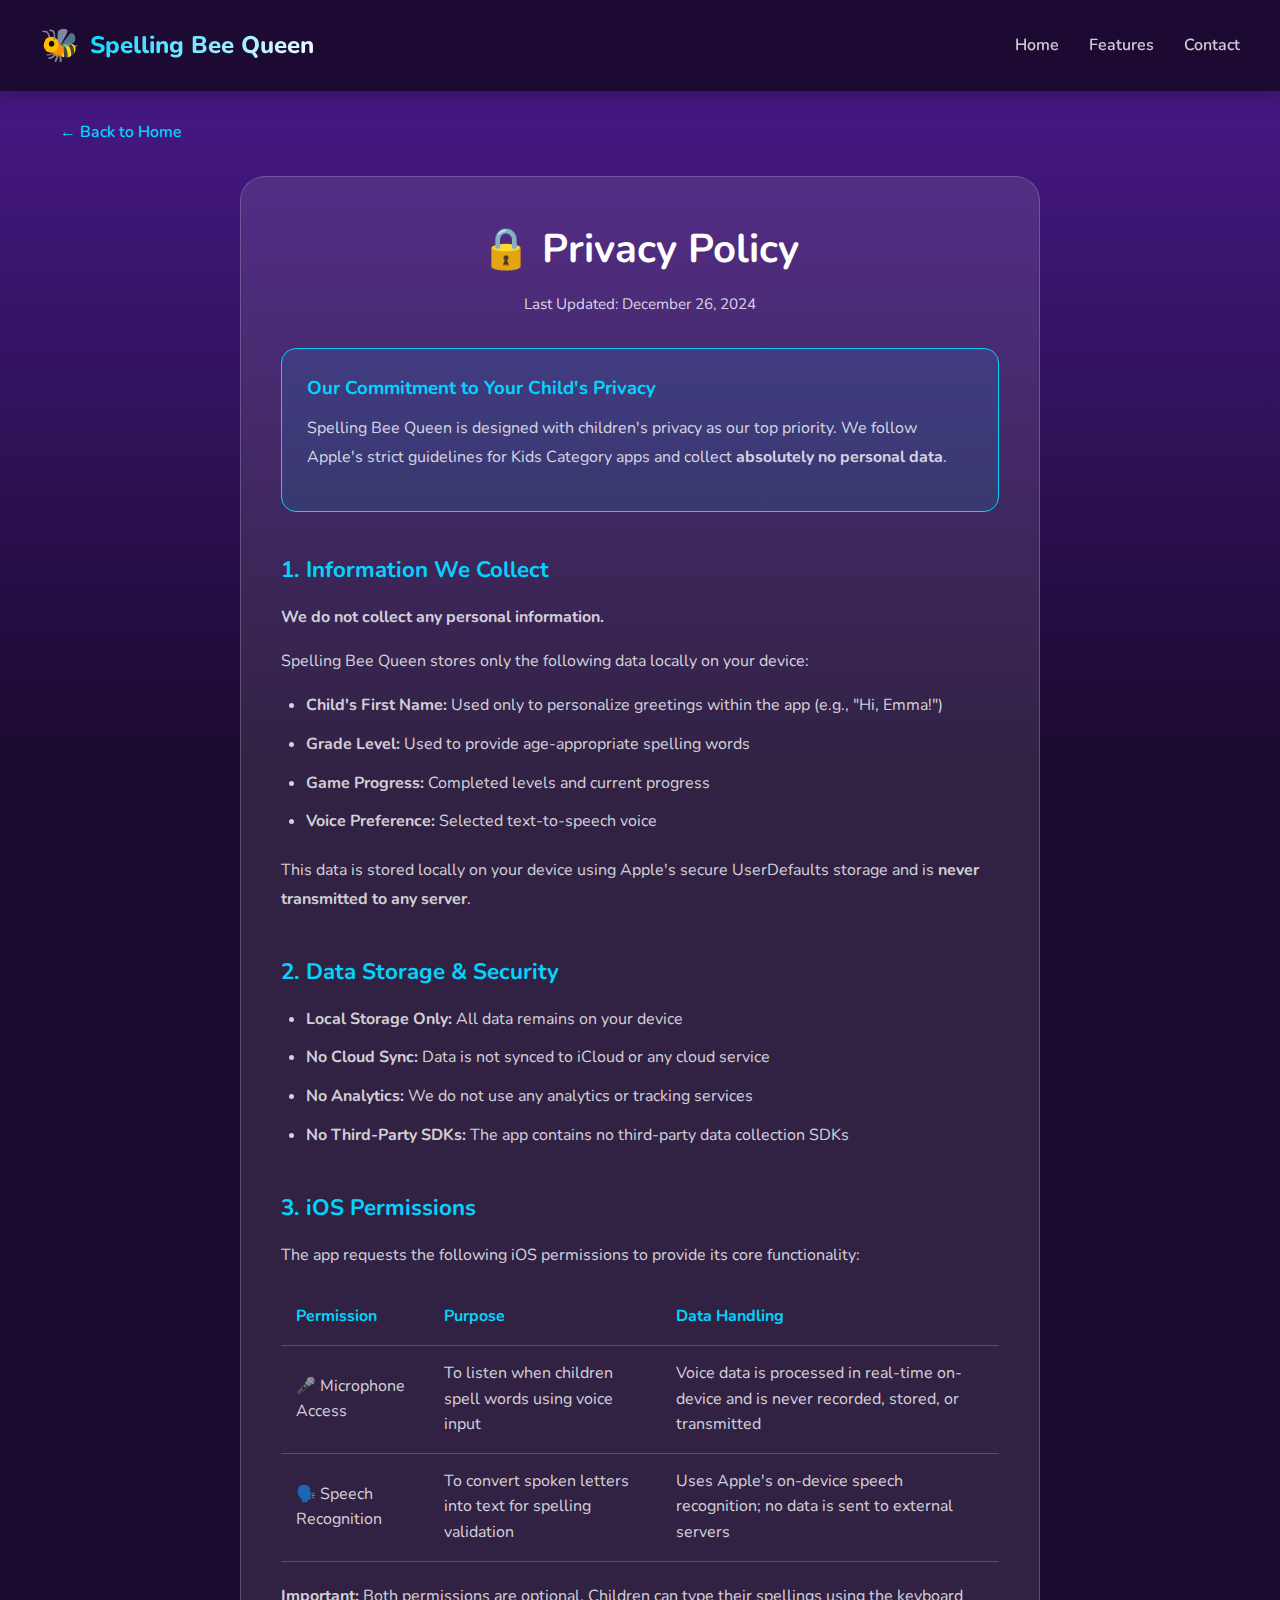
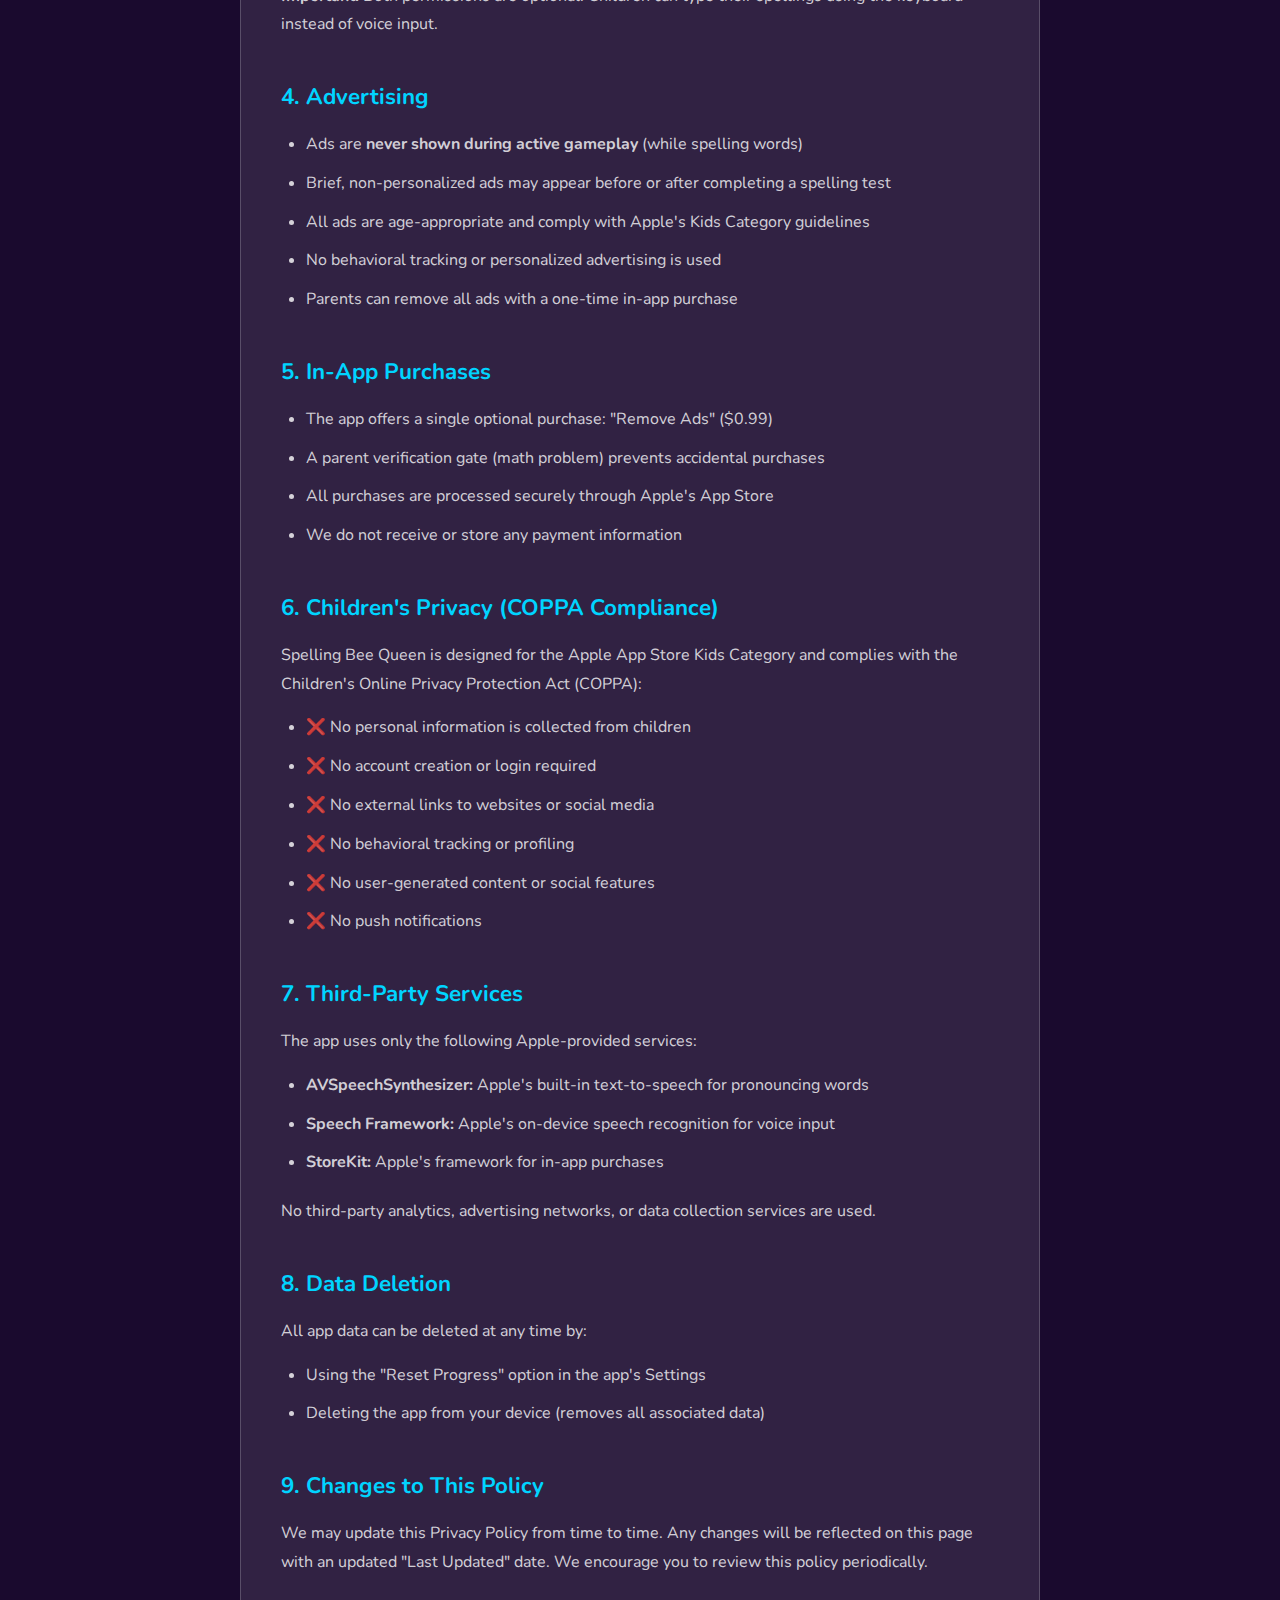
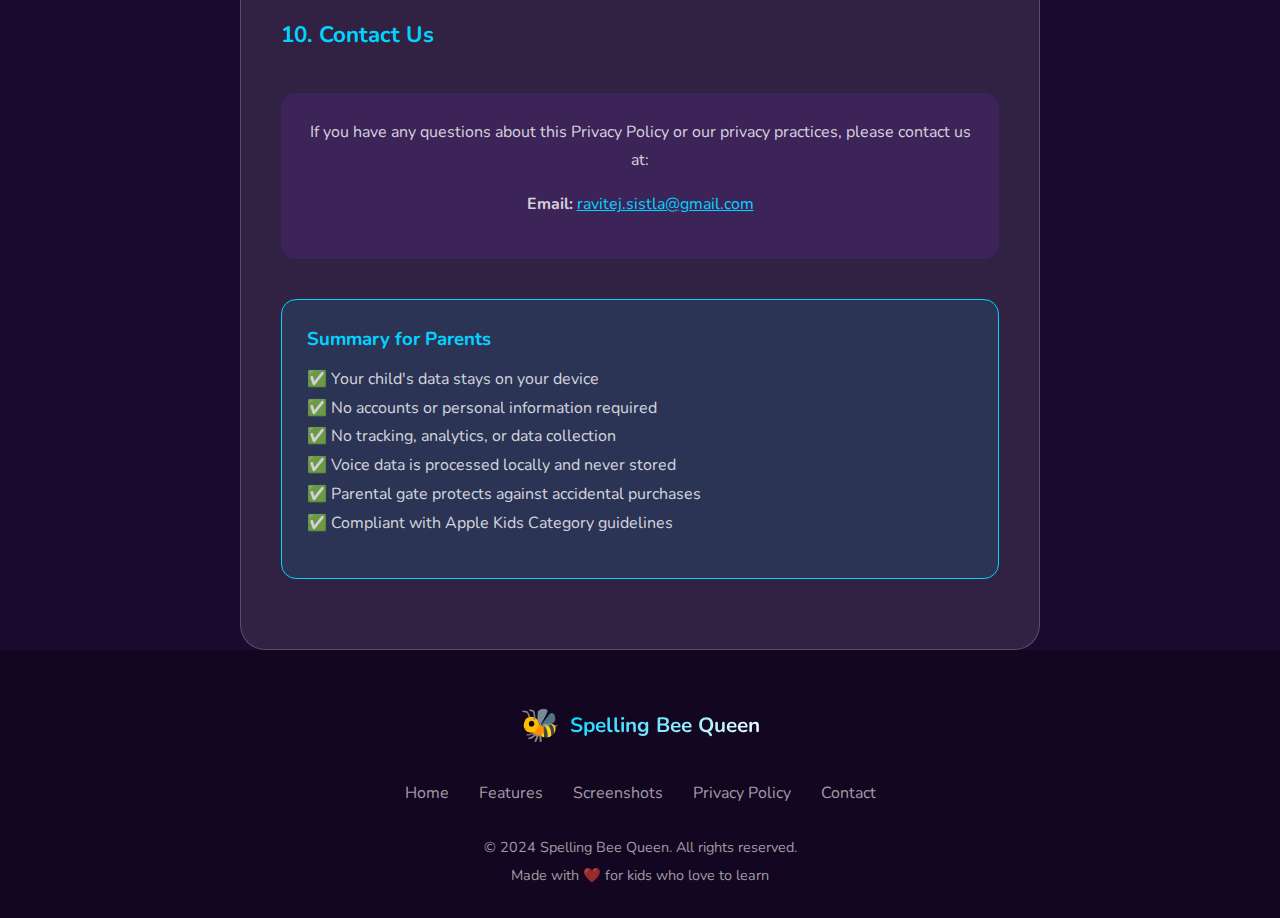
<file: docs/privacy.html>
<!DOCTYPE html>
<html lang="en">
<head>
    <meta charset="UTF-8">
    <meta name="viewport" content="width=device-width, initial-scale=1.0">
    <title>Privacy Policy - Spelling Bee Queen</title>
    <link rel="icon" type="image/svg+xml" href="images/favicon.svg">
    <link rel="apple-touch-icon" href="images/favicon.svg">
    <meta name="description" content="Privacy Policy for Spelling Bee Queen - A kid-safe spelling practice app for iOS and Apple Watch.">
    <link rel="stylesheet" href="css/styles.css">
    <link rel="preconnect" href="https://fonts.googleapis.com">
    <link rel="preconnect" href="https://fonts.gstatic.com" crossorigin>
    <link href="https://fonts.googleapis.com/css2?family=Nunito:wght@400;600;700;800&display=swap" rel="stylesheet">
    <style>
        .privacy-page {
            padding-top: 120px;
            min-height: 100vh;
            background: linear-gradient(180deg, var(--primary-purple) 0%, var(--primary-dark) 20%);
        }
        .privacy-document {
            max-width: 800px;
            margin: 0 auto;
            padding: 40px;
            background: var(--card-bg);
            border: 1px solid var(--card-border);
            border-radius: 25px;
        }
        .privacy-document h1 {
            text-align: center;
            margin-bottom: 10px;
            font-size: 2.5rem;
        }
        .last-updated {
            text-align: center;
            color: var(--white-muted);
            margin-bottom: 40px;
            font-size: 0.95rem;
        }
        .privacy-document h2 {
            color: var(--accent-cyan);
            margin-top: 40px;
            margin-bottom: 15px;
            font-size: 1.4rem;
        }
        .privacy-document p, .privacy-document li {
            color: var(--white-dim);
            margin-bottom: 15px;
            line-height: 1.8;
        }
        .privacy-document ul {
            padding-left: 25px;
            margin-bottom: 20px;
        }
        .privacy-document li {
            margin-bottom: 10px;
        }
        .highlight-box {
            background: rgba(0, 212, 255, 0.1);
            border: 1px solid var(--accent-cyan);
            border-radius: 15px;
            padding: 25px;
            margin: 30px 0;
        }
        .highlight-box h3 {
            color: var(--accent-cyan);
            margin-bottom: 10px;
        }
        .back-link {
            display: inline-flex;
            align-items: center;
            gap: 8px;
            color: var(--accent-cyan);
            text-decoration: none;
            margin-bottom: 30px;
            font-weight: 600;
            transition: opacity 0.3s;
        }
        .back-link:hover {
            opacity: 0.8;
        }
        .permission-table {
            width: 100%;
            border-collapse: collapse;
            margin: 20px 0;
        }
        .permission-table th, .permission-table td {
            padding: 15px;
            text-align: left;
            border-bottom: 1px solid var(--card-border);
        }
        .permission-table th {
            color: var(--accent-cyan);
            font-weight: 700;
        }
        .permission-table td {
            color: var(--white-dim);
        }
        .contact-box {
            background: rgba(107, 46, 181, 0.2);
            border-radius: 15px;
            padding: 25px;
            text-align: center;
            margin-top: 40px;
        }
        .contact-box a {
            color: var(--accent-cyan);
        }
    </style>
</head>
<body>
    <!-- Navigation -->
    <nav class="navbar scrolled">
        <div class="logo">
            <span class="bee-icon">🐝</span>
            <span class="logo-text">Spelling Bee Queen</span>
        </div>
        <ul class="nav-links">
            <li><a href="index.html">Home</a></li>
            <li><a href="index.html#features">Features</a></li>
            <li><a href="index.html#contact">Contact</a></li>
        </ul>
    </nav>

    <main class="privacy-page">
        <div class="container">
            <a href="index.html" class="back-link">← Back to Home</a>

            <div class="privacy-document">
                <h1>🔒 Privacy Policy</h1>
                <p class="last-updated">Last Updated: December 26, 2024</p>

                <div class="highlight-box">
                    <h3>Our Commitment to Your Child's Privacy</h3>
                    <p>Spelling Bee Queen is designed with children's privacy as our top priority. We follow Apple's strict guidelines for Kids Category apps and collect <strong>absolutely no personal data</strong>.</p>
                </div>

                <h2>1. Information We Collect</h2>
                <p><strong>We do not collect any personal information.</strong></p>
                <p>Spelling Bee Queen stores only the following data locally on your device:</p>
                <ul>
                    <li><strong>Child's First Name:</strong> Used only to personalize greetings within the app (e.g., "Hi, Emma!")</li>
                    <li><strong>Grade Level:</strong> Used to provide age-appropriate spelling words</li>
                    <li><strong>Game Progress:</strong> Completed levels and current progress</li>
                    <li><strong>Voice Preference:</strong> Selected text-to-speech voice</li>
                </ul>
                <p>This data is stored locally on your device using Apple's secure UserDefaults storage and is <strong>never transmitted to any server</strong>.</p>

                <h2>2. Data Storage & Security</h2>
                <ul>
                    <li><strong>Local Storage Only:</strong> All data remains on your device</li>
                    <li><strong>No Cloud Sync:</strong> Data is not synced to iCloud or any cloud service</li>
                    <li><strong>No Analytics:</strong> We do not use any analytics or tracking services</li>
                    <li><strong>No Third-Party SDKs:</strong> The app contains no third-party data collection SDKs</li>
                </ul>

                <h2>3. iOS Permissions</h2>
                <p>The app requests the following iOS permissions to provide its core functionality:</p>

                <table class="permission-table">
                    <tr>
                        <th>Permission</th>
                        <th>Purpose</th>
                        <th>Data Handling</th>
                    </tr>
                    <tr>
                        <td>🎤 Microphone Access</td>
                        <td>To listen when children spell words using voice input</td>
                        <td>Voice data is processed in real-time on-device and is never recorded, stored, or transmitted</td>
                    </tr>
                    <tr>
                        <td>🗣️ Speech Recognition</td>
                        <td>To convert spoken letters into text for spelling validation</td>
                        <td>Uses Apple's on-device speech recognition; no data is sent to external servers</td>
                    </tr>
                </table>

                <p><strong>Important:</strong> Both permissions are optional. Children can type their spellings using the keyboard instead of voice input.</p>

                <h2>4. Advertising</h2>
                <ul>
                    <li>Ads are <strong>never shown during active gameplay</strong> (while spelling words)</li>
                    <li>Brief, non-personalized ads may appear before or after completing a spelling test</li>
                    <li>All ads are age-appropriate and comply with Apple's Kids Category guidelines</li>
                    <li>No behavioral tracking or personalized advertising is used</li>
                    <li>Parents can remove all ads with a one-time in-app purchase</li>
                </ul>

                <h2>5. In-App Purchases</h2>
                <ul>
                    <li>The app offers a single optional purchase: "Remove Ads" ($0.99)</li>
                    <li>A parent verification gate (math problem) prevents accidental purchases</li>
                    <li>All purchases are processed securely through Apple's App Store</li>
                    <li>We do not receive or store any payment information</li>
                </ul>

                <h2>6. Children's Privacy (COPPA Compliance)</h2>
                <p>Spelling Bee Queen is designed for the Apple App Store Kids Category and complies with the Children's Online Privacy Protection Act (COPPA):</p>
                <ul>
                    <li>❌ No personal information is collected from children</li>
                    <li>❌ No account creation or login required</li>
                    <li>❌ No external links to websites or social media</li>
                    <li>❌ No behavioral tracking or profiling</li>
                    <li>❌ No user-generated content or social features</li>
                    <li>❌ No push notifications</li>
                </ul>

                <h2>7. Third-Party Services</h2>
                <p>The app uses only the following Apple-provided services:</p>
                <ul>
                    <li><strong>AVSpeechSynthesizer:</strong> Apple's built-in text-to-speech for pronouncing words</li>
                    <li><strong>Speech Framework:</strong> Apple's on-device speech recognition for voice input</li>
                    <li><strong>StoreKit:</strong> Apple's framework for in-app purchases</li>
                </ul>
                <p>No third-party analytics, advertising networks, or data collection services are used.</p>

                <h2>8. Data Deletion</h2>
                <p>All app data can be deleted at any time by:</p>
                <ul>
                    <li>Using the "Reset Progress" option in the app's Settings</li>
                    <li>Deleting the app from your device (removes all associated data)</li>
                </ul>

                <h2>9. Changes to This Policy</h2>
                <p>We may update this Privacy Policy from time to time. Any changes will be reflected on this page with an updated "Last Updated" date. We encourage you to review this policy periodically.</p>

                <h2>10. Contact Us</h2>
                <div class="contact-box">
                    <p>If you have any questions about this Privacy Policy or our privacy practices, please contact us at:</p>
                    <p><strong>Email:</strong> <a href="mailto:ravitej.sistla@gmail.com?subject=Response%20for%20Spelling%20bee%20application">ravitej.sistla@gmail.com</a></p>
                </div>

                <div class="highlight-box" style="margin-top: 40px;">
                    <h3>Summary for Parents</h3>
                    <p>✅ Your child's data stays on your device<br>
                    ✅ No accounts or personal information required<br>
                    ✅ No tracking, analytics, or data collection<br>
                    ✅ Voice data is processed locally and never stored<br>
                    ✅ Parental gate protects against accidental purchases<br>
                    ✅ Compliant with Apple Kids Category guidelines</p>
                </div>
            </div>
        </div>
    </main>

    <!-- Footer -->
    <footer class="footer">
        <div class="container">
            <div class="footer-content">
                <div class="footer-brand">
                    <span class="bee-icon">🐝</span>
                    <span class="logo-text">Spelling Bee Queen</span>
                </div>
                <div class="footer-links">
                    <a href="index.html">Home</a>
                    <a href="index.html#features">Features</a>
                    <a href="index.html#screenshots">Screenshots</a>
                    <a href="privacy.html">Privacy Policy</a>
                    <a href="index.html#contact">Contact</a>
                </div>
                <div class="footer-copyright">
                    <p>&copy; 2024 Spelling Bee Queen. All rights reserved.</p>
                    <p>Made with ❤️ for kids who love to learn</p>
                </div>
            </div>
        </div>
    </footer>
</body>
</html>
</file>
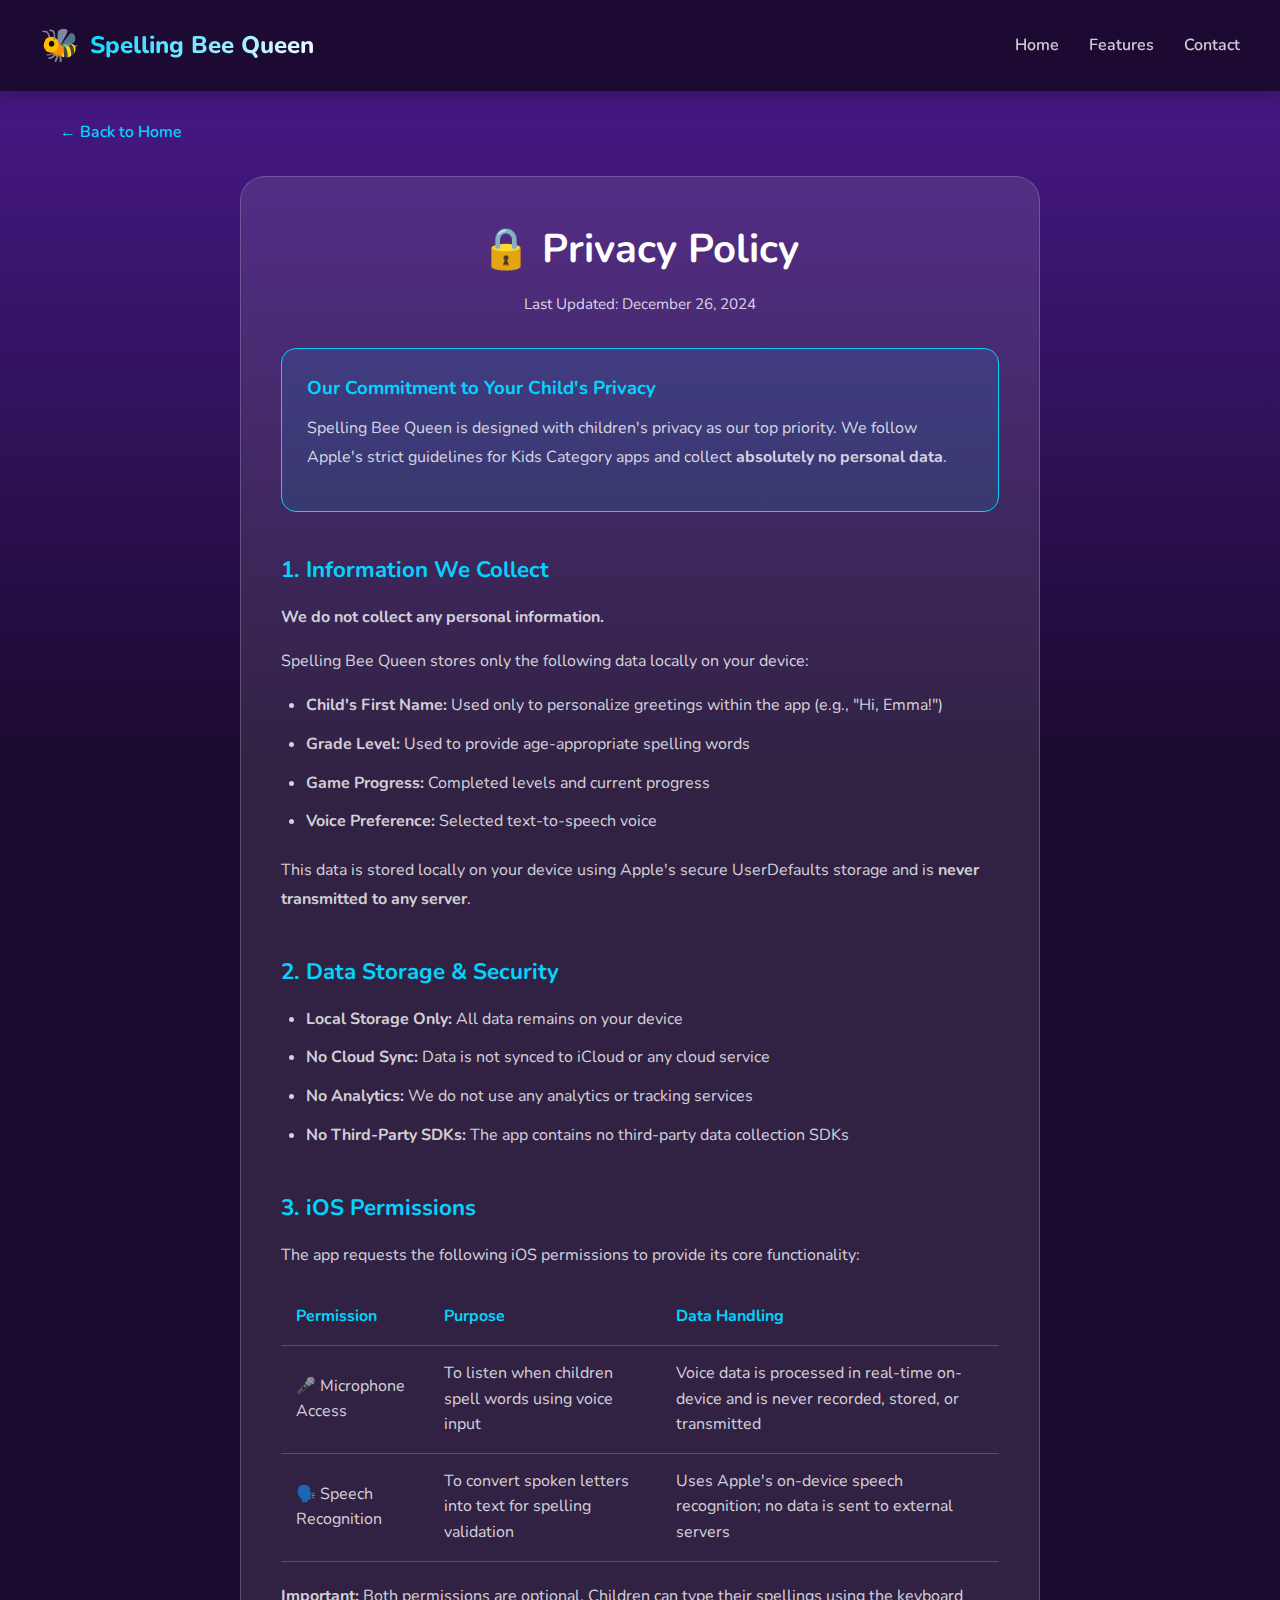
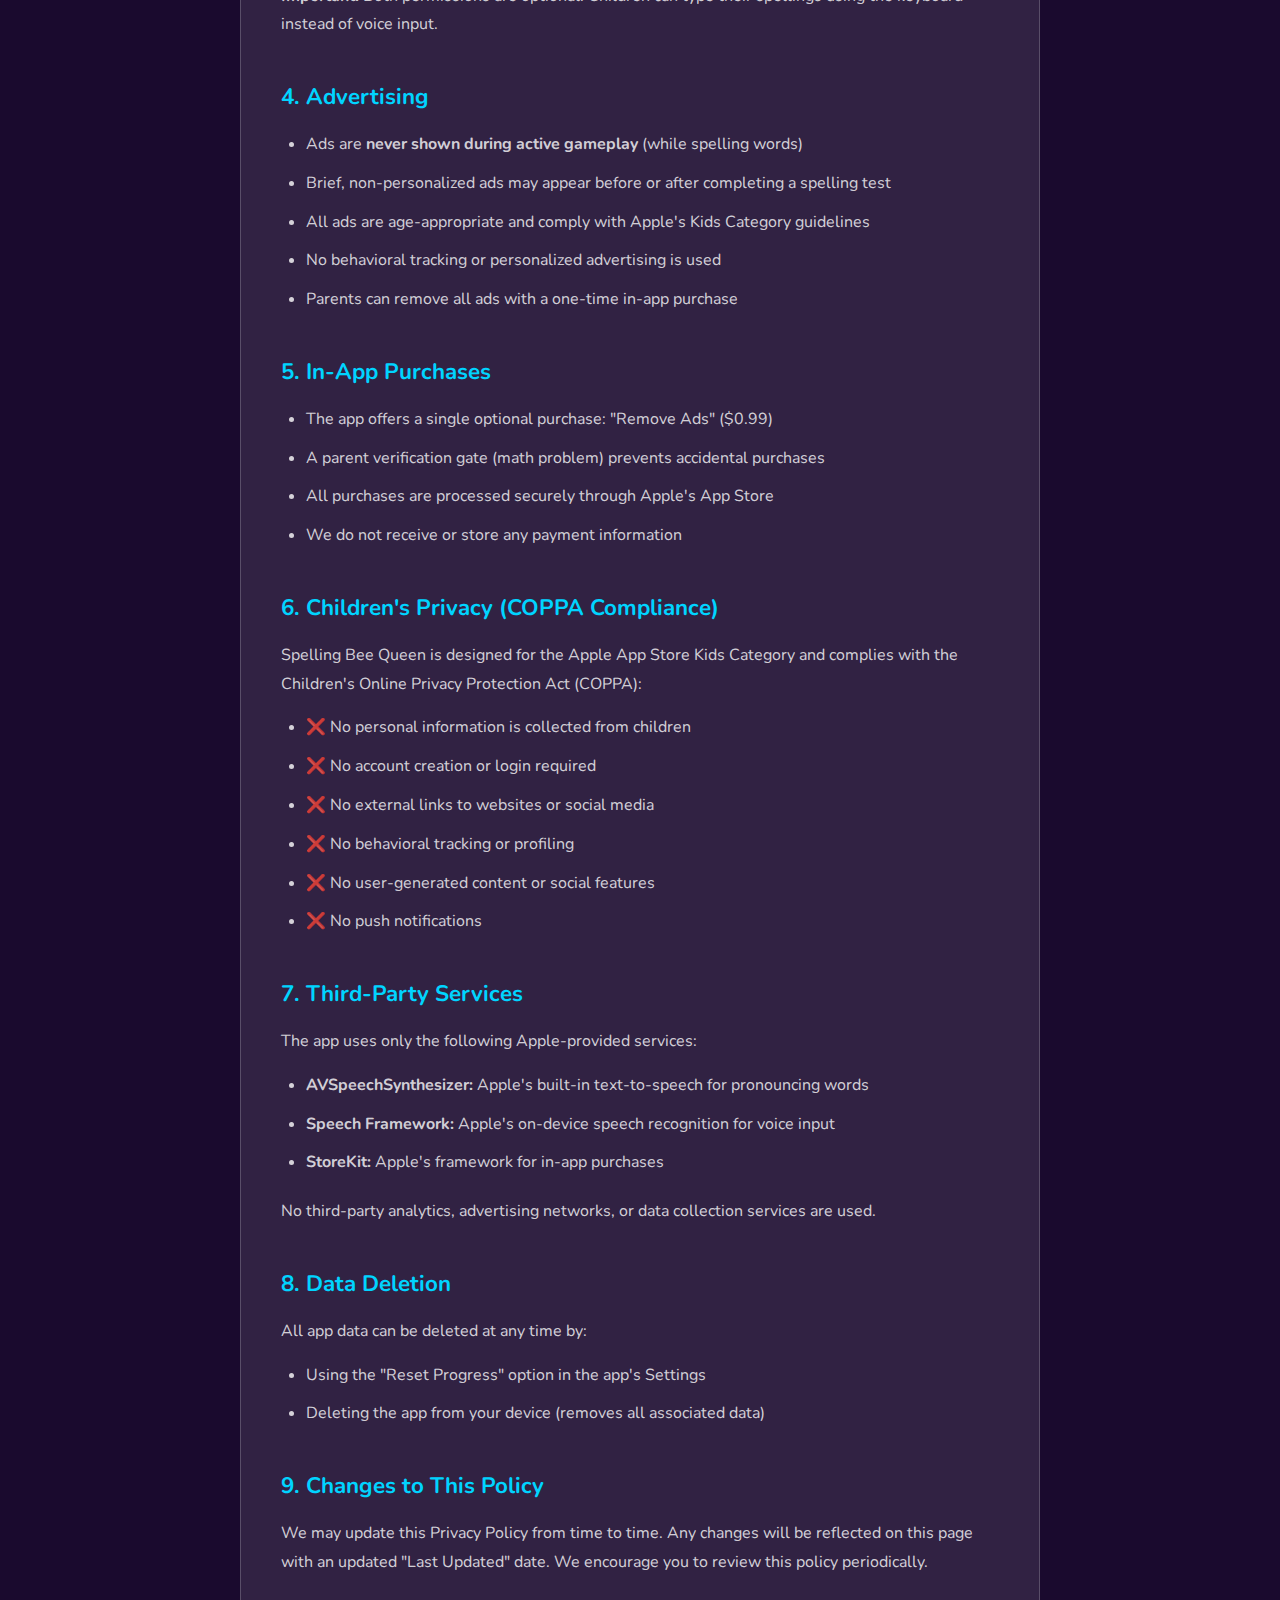
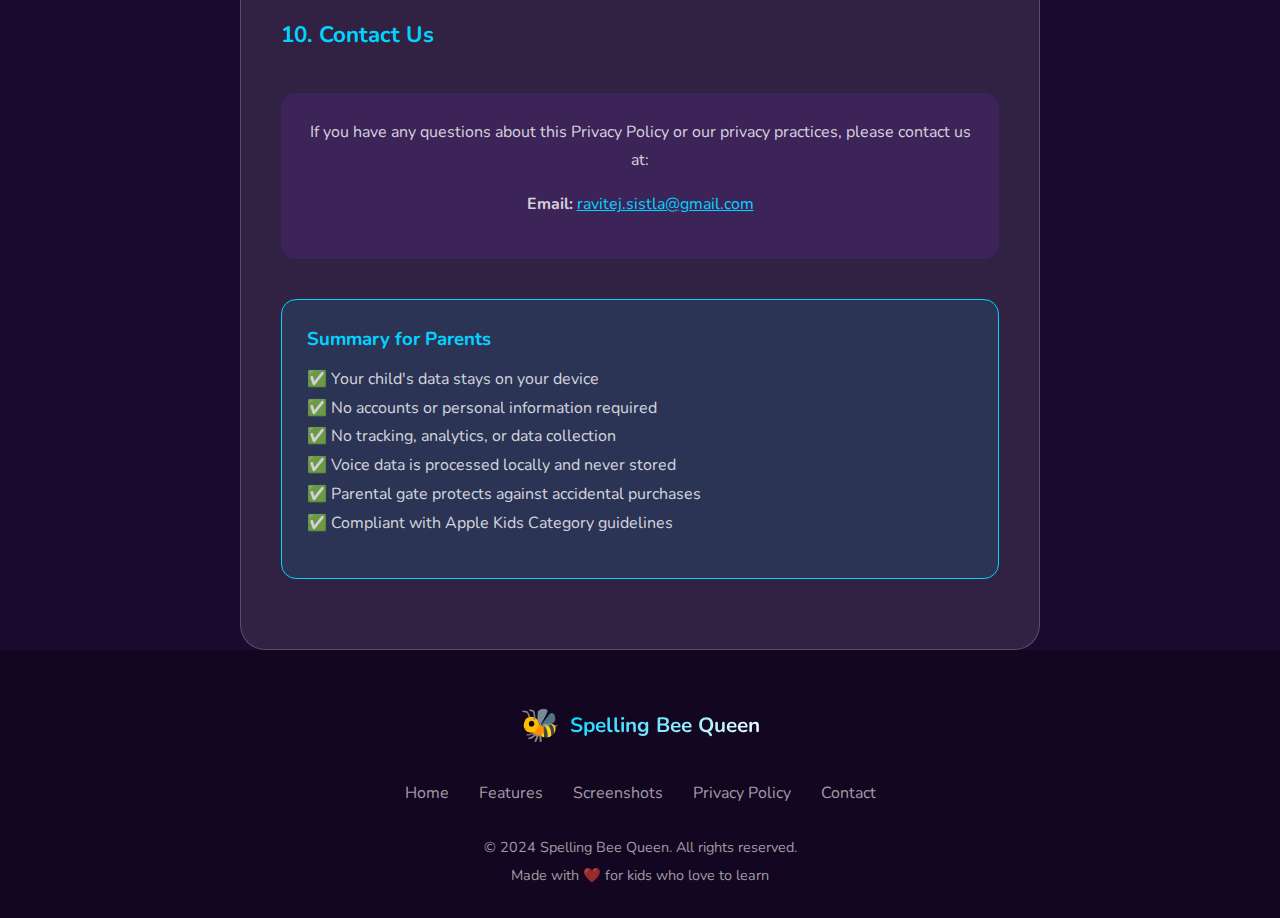
<file: spellingBee-LandingPage/privacy.html>
<!DOCTYPE html>
<html lang="en">
<head>
    <meta charset="UTF-8">
    <meta name="viewport" content="width=device-width, initial-scale=1.0">
    <title>Privacy Policy - Spelling Bee Queen</title>
    <link rel="icon" type="image/svg+xml" href="images/favicon.svg">
    <link rel="apple-touch-icon" href="images/favicon.svg">
    <meta name="description" content="Privacy Policy for Spelling Bee Queen - A kid-safe spelling practice app for iOS and Apple Watch.">
    <link rel="stylesheet" href="css/styles.css">
    <link rel="preconnect" href="https://fonts.googleapis.com">
    <link rel="preconnect" href="https://fonts.gstatic.com" crossorigin>
    <link href="https://fonts.googleapis.com/css2?family=Nunito:wght@400;600;700;800&display=swap" rel="stylesheet">
    <style>
        .privacy-page {
            padding-top: 120px;
            min-height: 100vh;
            background: linear-gradient(180deg, var(--primary-purple) 0%, var(--primary-dark) 20%);
        }
        .privacy-document {
            max-width: 800px;
            margin: 0 auto;
            padding: 40px;
            background: var(--card-bg);
            border: 1px solid var(--card-border);
            border-radius: 25px;
        }
        .privacy-document h1 {
            text-align: center;
            margin-bottom: 10px;
            font-size: 2.5rem;
        }
        .last-updated {
            text-align: center;
            color: var(--white-muted);
            margin-bottom: 40px;
            font-size: 0.95rem;
        }
        .privacy-document h2 {
            color: var(--accent-cyan);
            margin-top: 40px;
            margin-bottom: 15px;
            font-size: 1.4rem;
        }
        .privacy-document p, .privacy-document li {
            color: var(--white-dim);
            margin-bottom: 15px;
            line-height: 1.8;
        }
        .privacy-document ul {
            padding-left: 25px;
            margin-bottom: 20px;
        }
        .privacy-document li {
            margin-bottom: 10px;
        }
        .highlight-box {
            background: rgba(0, 212, 255, 0.1);
            border: 1px solid var(--accent-cyan);
            border-radius: 15px;
            padding: 25px;
            margin: 30px 0;
        }
        .highlight-box h3 {
            color: var(--accent-cyan);
            margin-bottom: 10px;
        }
        .back-link {
            display: inline-flex;
            align-items: center;
            gap: 8px;
            color: var(--accent-cyan);
            text-decoration: none;
            margin-bottom: 30px;
            font-weight: 600;
            transition: opacity 0.3s;
        }
        .back-link:hover {
            opacity: 0.8;
        }
        .permission-table {
            width: 100%;
            border-collapse: collapse;
            margin: 20px 0;
        }
        .permission-table th, .permission-table td {
            padding: 15px;
            text-align: left;
            border-bottom: 1px solid var(--card-border);
        }
        .permission-table th {
            color: var(--accent-cyan);
            font-weight: 700;
        }
        .permission-table td {
            color: var(--white-dim);
        }
        .contact-box {
            background: rgba(107, 46, 181, 0.2);
            border-radius: 15px;
            padding: 25px;
            text-align: center;
            margin-top: 40px;
        }
        .contact-box a {
            color: var(--accent-cyan);
        }
    </style>
</head>
<body>
    <!-- Navigation -->
    <nav class="navbar scrolled">
        <div class="logo">
            <span class="bee-icon">🐝</span>
            <span class="logo-text">Spelling Bee Queen</span>
        </div>
        <ul class="nav-links">
            <li><a href="index.html">Home</a></li>
            <li><a href="index.html#features">Features</a></li>
            <li><a href="index.html#contact">Contact</a></li>
        </ul>
    </nav>

    <main class="privacy-page">
        <div class="container">
            <a href="index.html" class="back-link">← Back to Home</a>

            <div class="privacy-document">
                <h1>🔒 Privacy Policy</h1>
                <p class="last-updated">Last Updated: December 26, 2024</p>

                <div class="highlight-box">
                    <h3>Our Commitment to Your Child's Privacy</h3>
                    <p>Spelling Bee Queen is designed with children's privacy as our top priority. We follow Apple's strict guidelines for Kids Category apps and collect <strong>absolutely no personal data</strong>.</p>
                </div>

                <h2>1. Information We Collect</h2>
                <p><strong>We do not collect any personal information.</strong></p>
                <p>Spelling Bee Queen stores only the following data locally on your device:</p>
                <ul>
                    <li><strong>Child's First Name:</strong> Used only to personalize greetings within the app (e.g., "Hi, Emma!")</li>
                    <li><strong>Grade Level:</strong> Used to provide age-appropriate spelling words</li>
                    <li><strong>Game Progress:</strong> Completed levels and current progress</li>
                    <li><strong>Voice Preference:</strong> Selected text-to-speech voice</li>
                </ul>
                <p>This data is stored locally on your device using Apple's secure UserDefaults storage and is <strong>never transmitted to any server</strong>.</p>

                <h2>2. Data Storage & Security</h2>
                <ul>
                    <li><strong>Local Storage Only:</strong> All data remains on your device</li>
                    <li><strong>No Cloud Sync:</strong> Data is not synced to iCloud or any cloud service</li>
                    <li><strong>No Analytics:</strong> We do not use any analytics or tracking services</li>
                    <li><strong>No Third-Party SDKs:</strong> The app contains no third-party data collection SDKs</li>
                </ul>

                <h2>3. iOS Permissions</h2>
                <p>The app requests the following iOS permissions to provide its core functionality:</p>

                <table class="permission-table">
                    <tr>
                        <th>Permission</th>
                        <th>Purpose</th>
                        <th>Data Handling</th>
                    </tr>
                    <tr>
                        <td>🎤 Microphone Access</td>
                        <td>To listen when children spell words using voice input</td>
                        <td>Voice data is processed in real-time on-device and is never recorded, stored, or transmitted</td>
                    </tr>
                    <tr>
                        <td>🗣️ Speech Recognition</td>
                        <td>To convert spoken letters into text for spelling validation</td>
                        <td>Uses Apple's on-device speech recognition; no data is sent to external servers</td>
                    </tr>
                </table>

                <p><strong>Important:</strong> Both permissions are optional. Children can type their spellings using the keyboard instead of voice input.</p>

                <h2>4. Advertising</h2>
                <ul>
                    <li>Ads are <strong>never shown during active gameplay</strong> (while spelling words)</li>
                    <li>Brief, non-personalized ads may appear before or after completing a spelling test</li>
                    <li>All ads are age-appropriate and comply with Apple's Kids Category guidelines</li>
                    <li>No behavioral tracking or personalized advertising is used</li>
                    <li>Parents can remove all ads with a one-time in-app purchase</li>
                </ul>

                <h2>5. In-App Purchases</h2>
                <ul>
                    <li>The app offers a single optional purchase: "Remove Ads" ($0.99)</li>
                    <li>A parent verification gate (math problem) prevents accidental purchases</li>
                    <li>All purchases are processed securely through Apple's App Store</li>
                    <li>We do not receive or store any payment information</li>
                </ul>

                <h2>6. Children's Privacy (COPPA Compliance)</h2>
                <p>Spelling Bee Queen is designed for the Apple App Store Kids Category and complies with the Children's Online Privacy Protection Act (COPPA):</p>
                <ul>
                    <li>❌ No personal information is collected from children</li>
                    <li>❌ No account creation or login required</li>
                    <li>❌ No external links to websites or social media</li>
                    <li>❌ No behavioral tracking or profiling</li>
                    <li>❌ No user-generated content or social features</li>
                    <li>❌ No push notifications</li>
                </ul>

                <h2>7. Third-Party Services</h2>
                <p>The app uses only the following Apple-provided services:</p>
                <ul>
                    <li><strong>AVSpeechSynthesizer:</strong> Apple's built-in text-to-speech for pronouncing words</li>
                    <li><strong>Speech Framework:</strong> Apple's on-device speech recognition for voice input</li>
                    <li><strong>StoreKit:</strong> Apple's framework for in-app purchases</li>
                </ul>
                <p>No third-party analytics, advertising networks, or data collection services are used.</p>

                <h2>8. Data Deletion</h2>
                <p>All app data can be deleted at any time by:</p>
                <ul>
                    <li>Using the "Reset Progress" option in the app's Settings</li>
                    <li>Deleting the app from your device (removes all associated data)</li>
                </ul>

                <h2>9. Changes to This Policy</h2>
                <p>We may update this Privacy Policy from time to time. Any changes will be reflected on this page with an updated "Last Updated" date. We encourage you to review this policy periodically.</p>

                <h2>10. Contact Us</h2>
                <div class="contact-box">
                    <p>If you have any questions about this Privacy Policy or our privacy practices, please contact us at:</p>
                    <p><strong>Email:</strong> <a href="mailto:ravitej.sistla@gmail.com?subject=Spelling%20Bee%20Queen%20-%20Privacy%20Question">ravitej.sistla@gmail.com</a></p>
                </div>

                <div class="highlight-box" style="margin-top: 40px;">
                    <h3>Summary for Parents</h3>
                    <p>✅ Your child's data stays on your device<br>
                    ✅ No accounts or personal information required<br>
                    ✅ No tracking, analytics, or data collection<br>
                    ✅ Voice data is processed locally and never stored<br>
                    ✅ Parental gate protects against accidental purchases<br>
                    ✅ Compliant with Apple Kids Category guidelines</p>
                </div>
            </div>
        </div>
    </main>

    <!-- Footer -->
    <footer class="footer">
        <div class="container">
            <div class="footer-content">
                <div class="footer-brand">
                    <span class="bee-icon">🐝</span>
                    <span class="logo-text">Spelling Bee Queen</span>
                </div>
                <div class="footer-links">
                    <a href="index.html">Home</a>
                    <a href="index.html#features">Features</a>
                    <a href="index.html#screenshots">Screenshots</a>
                    <a href="privacy.html">Privacy Policy</a>
                    <a href="index.html#contact">Contact</a>
                </div>
                <div class="footer-copyright">
                    <p>&copy; 2024 Spelling Bee Queen. All rights reserved.</p>
                    <p>Made with ❤️ for kids who love to learn</p>
                </div>
            </div>
        </div>
    </footer>
</body>
</html>
</file>
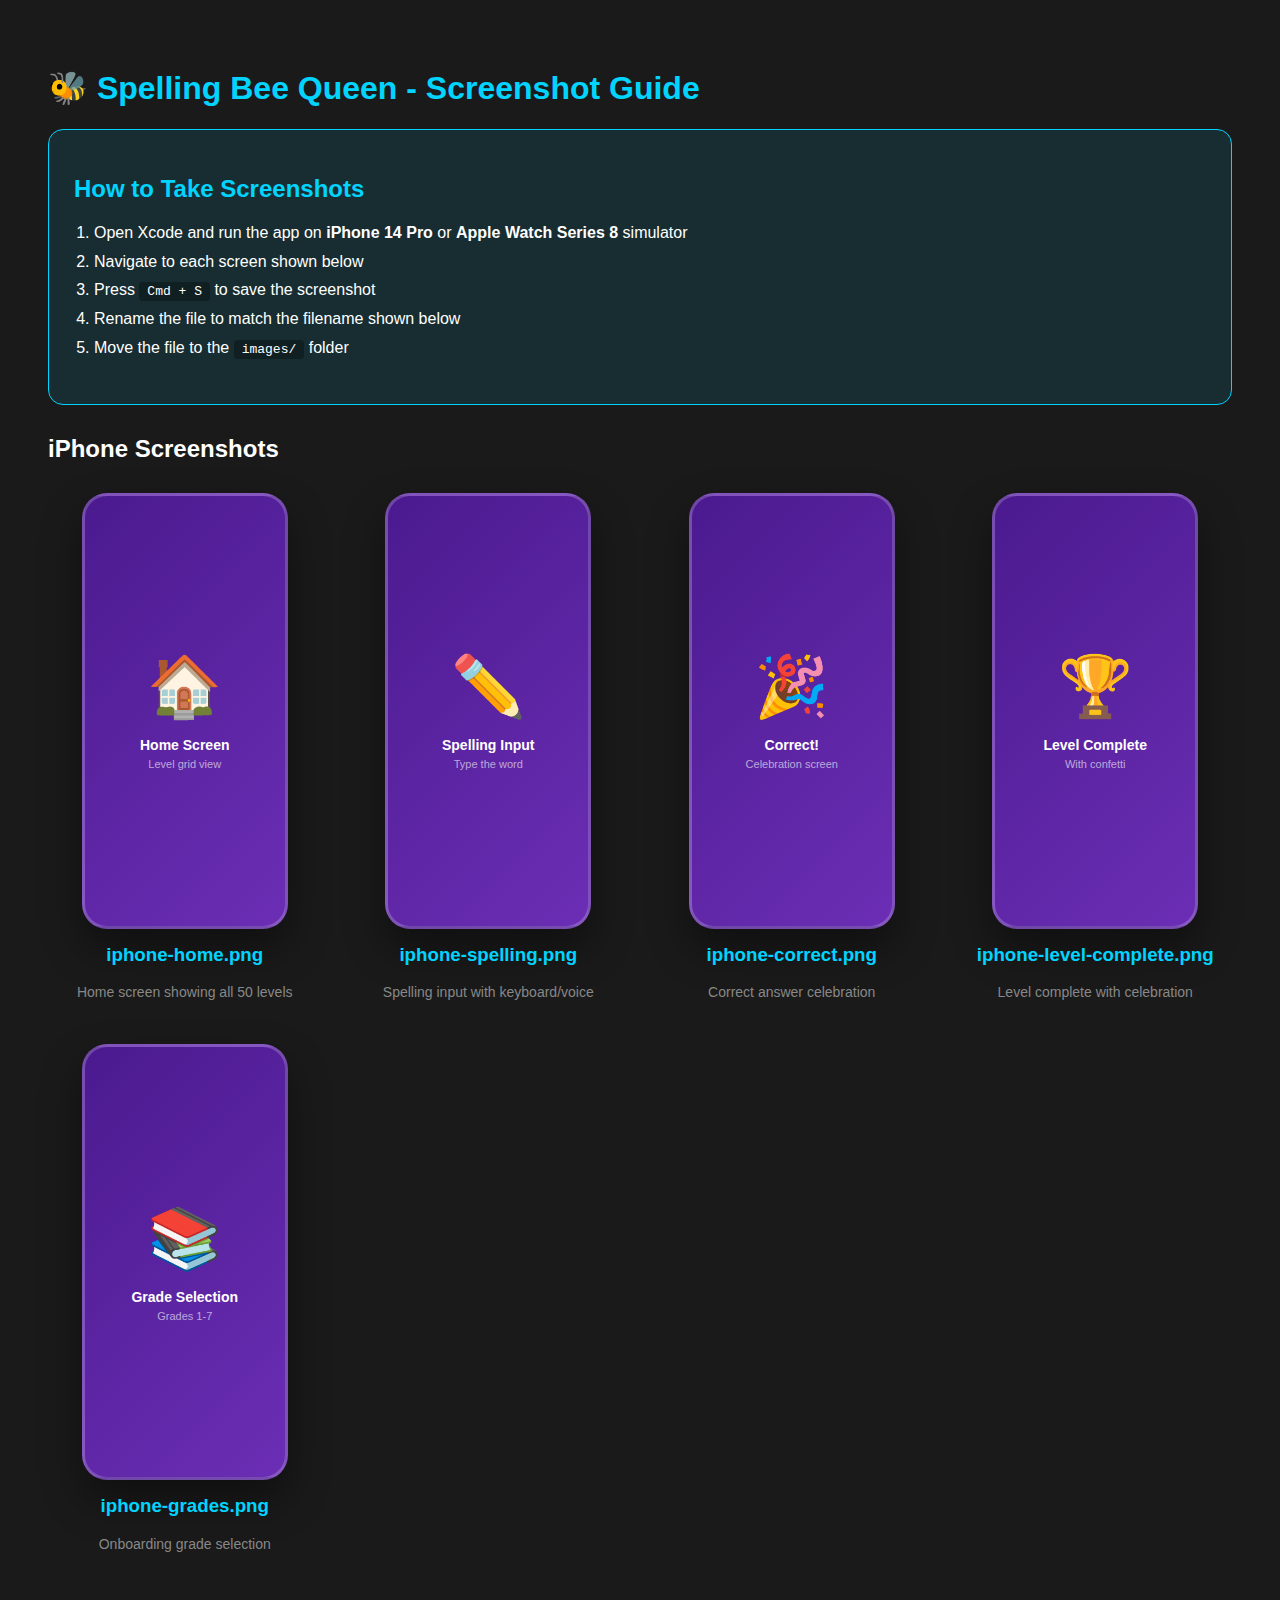
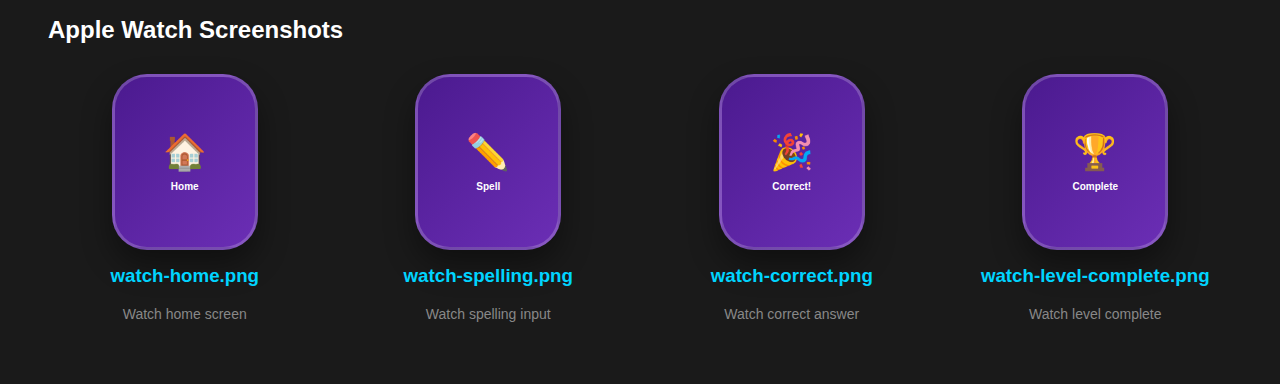
<file: docs/images/placeholder-generator.html>
<!DOCTYPE html>
<html>
<head>
    <title>Screenshot Placeholder Generator</title>
    <style>
        body {
            font-family: -apple-system, BlinkMacSystemFont, sans-serif;
            background: #1a1a1a;
            color: white;
            padding: 40px;
        }
        h1 { color: #00D4FF; }
        .grid {
            display: grid;
            grid-template-columns: repeat(auto-fit, minmax(250px, 1fr));
            gap: 30px;
            margin-top: 30px;
        }
        .placeholder {
            text-align: center;
        }
        .placeholder h3 {
            margin-top: 15px;
            color: #00D4FF;
        }
        .placeholder p {
            color: #888;
            font-size: 14px;
        }
        /* iPhone Frame */
        .iphone-frame {
            width: 200px;
            height: 430px;
            background: linear-gradient(135deg, #4B1A8F, #6B2EB5);
            border-radius: 25px;
            border: 3px solid rgba(255,255,255,0.2);
            display: flex;
            flex-direction: column;
            align-items: center;
            justify-content: center;
            margin: 0 auto;
            box-shadow: 0 20px 40px rgba(0,0,0,0.4);
        }
        .iphone-frame .emoji {
            font-size: 60px;
            margin-bottom: 15px;
        }
        .iphone-frame .label {
            font-size: 14px;
            color: white;
            font-weight: 600;
        }
        .iphone-frame .sublabel {
            font-size: 11px;
            color: rgba(255,255,255,0.6);
            margin-top: 5px;
        }
        /* Watch Frame */
        .watch-frame {
            width: 140px;
            height: 170px;
            background: linear-gradient(135deg, #4B1A8F, #6B2EB5);
            border-radius: 35px;
            border: 3px solid rgba(255,255,255,0.2);
            display: flex;
            flex-direction: column;
            align-items: center;
            justify-content: center;
            margin: 0 auto;
            box-shadow: 0 15px 30px rgba(0,0,0,0.4);
        }
        .watch-frame .emoji {
            font-size: 35px;
            margin-bottom: 8px;
        }
        .watch-frame .label {
            font-size: 10px;
            color: white;
            font-weight: 600;
        }
        .instructions {
            background: rgba(0,212,255,0.1);
            border: 1px solid #00D4FF;
            border-radius: 15px;
            padding: 25px;
            margin-bottom: 30px;
        }
        .instructions h2 {
            color: #00D4FF;
            margin-bottom: 15px;
        }
        .instructions ol {
            padding-left: 20px;
            line-height: 1.8;
        }
        .instructions code {
            background: rgba(0,0,0,0.3);
            padding: 2px 8px;
            border-radius: 4px;
        }
    </style>
</head>
<body>
    <h1>🐝 Spelling Bee Queen - Screenshot Guide</h1>

    <div class="instructions">
        <h2>How to Take Screenshots</h2>
        <ol>
            <li>Open Xcode and run the app on <strong>iPhone 14 Pro</strong> or <strong>Apple Watch Series 8</strong> simulator</li>
            <li>Navigate to each screen shown below</li>
            <li>Press <code>Cmd + S</code> to save the screenshot</li>
            <li>Rename the file to match the filename shown below</li>
            <li>Move the file to the <code>images/</code> folder</li>
        </ol>
    </div>

    <h2>iPhone Screenshots</h2>
    <div class="grid">
        <div class="placeholder">
            <div class="iphone-frame">
                <div class="emoji">🏠</div>
                <div class="label">Home Screen</div>
                <div class="sublabel">Level grid view</div>
            </div>
            <h3>iphone-home.png</h3>
            <p>Home screen showing all 50 levels</p>
        </div>
        <div class="placeholder">
            <div class="iphone-frame">
                <div class="emoji">✏️</div>
                <div class="label">Spelling Input</div>
                <div class="sublabel">Type the word</div>
            </div>
            <h3>iphone-spelling.png</h3>
            <p>Spelling input with keyboard/voice</p>
        </div>
        <div class="placeholder">
            <div class="iphone-frame">
                <div class="emoji">🎉</div>
                <div class="label">Correct!</div>
                <div class="sublabel">Celebration screen</div>
            </div>
            <h3>iphone-correct.png</h3>
            <p>Correct answer celebration</p>
        </div>
        <div class="placeholder">
            <div class="iphone-frame">
                <div class="emoji">🏆</div>
                <div class="label">Level Complete</div>
                <div class="sublabel">With confetti</div>
            </div>
            <h3>iphone-level-complete.png</h3>
            <p>Level complete with celebration</p>
        </div>
        <div class="placeholder">
            <div class="iphone-frame">
                <div class="emoji">📚</div>
                <div class="label">Grade Selection</div>
                <div class="sublabel">Grades 1-7</div>
            </div>
            <h3>iphone-grades.png</h3>
            <p>Onboarding grade selection</p>
        </div>
    </div>

    <h2 style="margin-top: 50px;">Apple Watch Screenshots</h2>
    <div class="grid">
        <div class="placeholder">
            <div class="watch-frame">
                <div class="emoji">🏠</div>
                <div class="label">Home</div>
            </div>
            <h3>watch-home.png</h3>
            <p>Watch home screen</p>
        </div>
        <div class="placeholder">
            <div class="watch-frame">
                <div class="emoji">✏️</div>
                <div class="label">Spell</div>
            </div>
            <h3>watch-spelling.png</h3>
            <p>Watch spelling input</p>
        </div>
        <div class="placeholder">
            <div class="watch-frame">
                <div class="emoji">🎉</div>
                <div class="label">Correct!</div>
            </div>
            <h3>watch-correct.png</h3>
            <p>Watch correct answer</p>
        </div>
        <div class="placeholder">
            <div class="watch-frame">
                <div class="emoji">🏆</div>
                <div class="label">Complete</div>
            </div>
            <h3>watch-level-complete.png</h3>
            <p>Watch level complete</p>
        </div>
    </div>
</body>
</html>
</file>
<file: docs/css/styles.css>
/* ========================================
   Spelling Bee Queen - Landing Page Styles
   Color Palette matches the app:
   - Primary: Purple gradient (#4B1A8F to #6B2EB5)
   - Accent: Cyan (#00D4FF)
   - Background: Dark purple (#1A0A2E)
   ======================================== */

:root {
    --primary-dark: #1A0A2E;
    --primary-purple: #4B1A8F;
    --primary-light: #6B2EB5;
    --accent-cyan: #00D4FF;
    --accent-cyan-light: #5CE1FF;
    --white: #FFFFFF;
    --white-dim: rgba(255, 255, 255, 0.8);
    --white-muted: rgba(255, 255, 255, 0.6);
    --card-bg: rgba(255, 255, 255, 0.1);
    --card-border: rgba(255, 255, 255, 0.2);
    --success-green: #4CAF50;
    --font-family: 'Nunito', -apple-system, BlinkMacSystemFont, 'Segoe UI', sans-serif;
}

* {
    margin: 0;
    padding: 0;
    box-sizing: border-box;
}

html {
    scroll-behavior: smooth;
}

body {
    font-family: var(--font-family);
    background: var(--primary-dark);
    color: var(--white);
    line-height: 1.6;
    overflow-x: hidden;
}

.container {
    max-width: 1200px;
    margin: 0 auto;
    padding: 0 20px;
}

/* ========================================
   Navigation
   ======================================== */
.navbar {
    display: flex;
    justify-content: space-between;
    align-items: center;
    padding: 20px 40px;
    position: fixed;
    top: 0;
    left: 0;
    right: 0;
    z-index: 1000;
    transition: background 0.3s ease;
}

.navbar.scrolled {
    background: rgba(26, 10, 46, 0.95);
    backdrop-filter: blur(10px);
    box-shadow: 0 4px 20px rgba(0, 0, 0, 0.3);
}

.logo {
    display: flex;
    align-items: center;
    gap: 10px;
    font-size: 1.5rem;
    font-weight: 800;
}

.bee-icon {
    font-size: 2rem;
}

.logo-text {
    background: linear-gradient(135deg, var(--accent-cyan), var(--white));
    -webkit-background-clip: text;
    -webkit-text-fill-color: transparent;
    background-clip: text;
}

.nav-links {
    display: flex;
    list-style: none;
    gap: 30px;
}

.nav-links a {
    color: var(--white-dim);
    text-decoration: none;
    font-weight: 600;
    transition: color 0.3s ease;
}

.nav-links a:hover {
    color: var(--accent-cyan);
}

/* ========================================
   Hero Section
   ======================================== */
.hero {
    min-height: 100vh;
    background: linear-gradient(135deg, var(--primary-purple) 0%, var(--primary-light) 50%, var(--primary-dark) 100%);
    position: relative;
    overflow: hidden;
    padding: 120px 40px 60px;
}

.hero-content {
    display: flex;
    align-items: center;
    justify-content: space-between;
    max-width: 1200px;
    margin: 0 auto;
    gap: 60px;
    position: relative;
    z-index: 10;
}

.hero-text {
    flex: 1;
    max-width: 550px;
}

.hero-text h1 {
    font-size: 3.5rem;
    font-weight: 800;
    line-height: 1.2;
    margin-bottom: 20px;
}

.highlight {
    color: var(--accent-cyan);
    text-shadow: 0 0 30px rgba(0, 212, 255, 0.5);
}

.tagline {
    font-size: 1.3rem;
    color: var(--white-dim);
    margin-bottom: 30px;
}

.hero-features {
    display: flex;
    flex-direction: column;
    gap: 15px;
    margin-bottom: 40px;
}

.hero-feature {
    display: flex;
    align-items: center;
    gap: 12px;
    font-size: 1.1rem;
}

.check-icon {
    display: inline-flex;
    align-items: center;
    justify-content: center;
    width: 24px;
    height: 24px;
    background: var(--accent-cyan);
    color: var(--primary-dark);
    border-radius: 50%;
    font-weight: bold;
    font-size: 0.9rem;
}

.hero-image {
    flex: 1;
    display: flex;
    align-items: flex-end;
    justify-content: center;
    gap: 20px;
    position: relative;
}

.phone-mockup {
    width: 280px;
    height: 580px;
    background: #1a1a1a;
    border-radius: 40px;
    padding: 10px;
    box-shadow: 0 30px 60px rgba(0, 0, 0, 0.4);
    overflow: hidden;
}

.phone-mockup img {
    width: 100%;
    height: 100%;
    object-fit: cover;
    border-radius: 30px;
}

.watch-mockup {
    width: 160px;
    height: 190px;
    background: #1a1a1a;
    border-radius: 35px;
    padding: 8px;
    box-shadow: 0 20px 40px rgba(0, 0, 0, 0.4);
    overflow: hidden;
    position: relative;
    top: -30px;
}

.watch-mockup img {
    width: 100%;
    height: 100%;
    object-fit: cover;
    border-radius: 28px;
}

.download-buttons {
    display: flex;
    gap: 20px;
}

.app-store-btn img {
    height: 50px;
    transition: transform 0.3s ease;
}

.app-store-btn:hover img {
    transform: scale(1.05);
}

/* Floating Elements Animation */
.floating-elements {
    position: absolute;
    top: 0;
    left: 0;
    right: 0;
    bottom: 0;
    pointer-events: none;
}

.float-letter, .float-star {
    position: absolute;
    left: var(--x);
    top: var(--y);
    font-size: 3rem;
    opacity: 0.15;
    animation: float 6s ease-in-out infinite;
    animation-delay: var(--delay);
}

.float-letter {
    font-weight: 800;
    color: var(--accent-cyan);
}

@keyframes float {
    0%, 100% { transform: translateY(0) rotate(0deg); }
    50% { transform: translateY(-20px) rotate(10deg); }
}

/* ========================================
   Section Styles
   ======================================== */
section {
    padding: 100px 0;
}

.section-title {
    font-size: 2.5rem;
    font-weight: 800;
    text-align: center;
    margin-bottom: 15px;
}

.section-subtitle {
    font-size: 1.2rem;
    color: var(--white-muted);
    text-align: center;
    margin-bottom: 60px;
}

/* ========================================
   Features Section
   ======================================== */
.features-section {
    background: linear-gradient(180deg, var(--primary-dark) 0%, #2A1245 100%);
}

.features-grid {
    display: grid;
    grid-template-columns: repeat(auto-fit, minmax(300px, 1fr));
    gap: 30px;
    margin-top: 40px;
}

.feature-card {
    background: var(--card-bg);
    border: 1px solid var(--card-border);
    border-radius: 20px;
    padding: 40px 30px;
    text-align: center;
    transition: transform 0.3s ease, box-shadow 0.3s ease;
}

.feature-card:hover {
    transform: translateY(-10px);
    box-shadow: 0 20px 40px rgba(0, 212, 255, 0.1);
    border-color: var(--accent-cyan);
}

.feature-icon {
    font-size: 3rem;
    margin-bottom: 20px;
}

.feature-card h3 {
    font-size: 1.4rem;
    margin-bottom: 15px;
    color: var(--accent-cyan);
}

.feature-card p {
    color: var(--white-dim);
    line-height: 1.7;
}

/* ========================================
   Screenshots Section
   ======================================== */
.screenshots-section {
    background: var(--primary-dark);
}

.screenshots-tabs {
    display: flex;
    justify-content: center;
    gap: 20px;
    margin-bottom: 40px;
}

.tab-btn {
    padding: 12px 30px;
    border: 2px solid var(--card-border);
    background: transparent;
    color: var(--white);
    font-family: var(--font-family);
    font-size: 1rem;
    font-weight: 600;
    border-radius: 30px;
    cursor: pointer;
    transition: all 0.3s ease;
}

.tab-btn:hover {
    border-color: var(--accent-cyan);
}

.tab-btn.active {
    background: var(--accent-cyan);
    border-color: var(--accent-cyan);
    color: var(--primary-dark);
}

.screenshots-row {
    display: flex;
    justify-content: center;
    gap: 30px;
    flex-wrap: wrap;
}

.screenshots-row.hidden {
    display: none;
}

.screenshot-item {
    text-align: center;
}

.screenshot-item img {
    width: 200px;
    height: 430px;
    object-fit: cover;
    border-radius: 25px;
    box-shadow: 0 20px 40px rgba(0, 0, 0, 0.4);
    border: 3px solid var(--card-border);
    background: #1a1a1a;
}

.screenshot-item.watch img {
    width: 140px;
    height: 170px;
    border-radius: 30px;
}

/* Placeholder for missing images */
.screenshot-item img[src=""],
.screenshot-item img:not([src]),
.screenshot-item img[src*="placeholder"] {
    background: linear-gradient(135deg, var(--primary-purple), var(--primary-light));
    display: flex;
    align-items: center;
    justify-content: center;
}

/* Image placeholder fallback */
.screenshot-item img {
    background: linear-gradient(135deg, var(--primary-purple), var(--primary-light));
    object-fit: cover;
}

.phone-mockup img,
.watch-mockup img {
    background: linear-gradient(135deg, var(--primary-purple), var(--primary-light));
}

/* Screenshot Placeholders */
.screenshot-placeholder {
    display: flex;
    flex-direction: column;
    align-items: center;
    justify-content: center;
    background: linear-gradient(135deg, var(--primary-purple), var(--primary-light));
    border: 3px solid var(--card-border);
    box-shadow: 0 20px 40px rgba(0, 0, 0, 0.4);
}

.screenshot-placeholder.iphone {
    width: 200px;
    height: 430px;
    border-radius: 25px;
}

.screenshot-placeholder.watch {
    width: 140px;
    height: 170px;
    border-radius: 30px;
}

.placeholder-emoji {
    font-size: 50px;
    margin-bottom: 10px;
}

.screenshot-placeholder.watch .placeholder-emoji {
    font-size: 35px;
    margin-bottom: 5px;
}

.placeholder-text {
    font-size: 14px;
    font-weight: 600;
    color: var(--white);
}

.screenshot-placeholder.watch .placeholder-text {
    font-size: 11px;
}

/* Hero Mockup Placeholders */
.mockup-placeholder {
    width: 100%;
    height: 100%;
    display: flex;
    flex-direction: column;
    align-items: center;
    justify-content: center;
    background: linear-gradient(135deg, var(--primary-purple), var(--primary-light));
    border-radius: 30px;
}

.mockup-placeholder.watch {
    border-radius: 28px;
}

.mockup-emoji {
    font-size: 60px;
    margin-bottom: 15px;
    animation: bounce 2s ease-in-out infinite;
}

.mockup-placeholder.watch .mockup-emoji {
    font-size: 40px;
    margin-bottom: 8px;
}

@keyframes bounce {
    0%, 100% { transform: translateY(0); }
    50% { transform: translateY(-10px); }
}

.mockup-title {
    font-size: 24px;
    font-weight: 800;
    color: var(--white);
    text-align: center;
}

.mockup-subtitle {
    font-size: 18px;
    font-weight: 600;
    color: var(--accent-cyan);
    margin-top: 5px;
}

.mockup-placeholder.watch .mockup-subtitle {
    font-size: 12px;
}

.mockup-levels {
    display: flex;
    gap: 8px;
    margin-top: 30px;
}

.level-dot {
    width: 30px;
    height: 30px;
    border-radius: 8px;
    background: rgba(255, 255, 255, 0.2);
    border: 2px solid rgba(255, 255, 255, 0.3);
}

.level-dot.active {
    background: var(--accent-cyan);
    border-color: var(--accent-cyan);
}

.screenshot-caption {
    margin-top: 15px;
    font-weight: 600;
    color: var(--white-muted);
}

/* ========================================
   Grades Section
   ======================================== */
.grades-section {
    background: linear-gradient(180deg, #2A1245 0%, var(--primary-dark) 100%);
}

.grades-grid {
    display: grid;
    grid-template-columns: repeat(auto-fit, minmax(250px, 1fr));
    gap: 25px;
}

.grade-card {
    background: var(--card-bg);
    border: 1px solid var(--card-border);
    border-radius: 20px;
    padding: 30px;
    text-align: center;
    transition: all 0.3s ease;
    position: relative;
    overflow: hidden;
}

.grade-card:hover {
    transform: scale(1.02);
    border-color: var(--accent-cyan);
}

.grade-card.featured {
    border: 2px solid var(--accent-cyan);
    box-shadow: 0 0 30px rgba(0, 212, 255, 0.2);
}

.grade-card.featured::before {
    content: '🏆 Challenge';
    position: absolute;
    top: 10px;
    right: 10px;
    font-size: 0.75rem;
    background: var(--accent-cyan);
    color: var(--primary-dark);
    padding: 4px 10px;
    border-radius: 20px;
    font-weight: 700;
}

.grade-number {
    width: 60px;
    height: 60px;
    background: linear-gradient(135deg, var(--accent-cyan), var(--accent-cyan-light));
    border-radius: 50%;
    display: flex;
    align-items: center;
    justify-content: center;
    font-size: 1.8rem;
    font-weight: 800;
    color: var(--primary-dark);
    margin: 0 auto 20px;
}

.grade-card h3 {
    font-size: 1.3rem;
    margin-bottom: 10px;
}

.grade-card p {
    color: var(--white-muted);
    font-size: 0.95rem;
    margin-bottom: 15px;
}

.word-examples {
    font-style: italic;
    color: var(--accent-cyan);
    font-size: 0.9rem;
}

/* ========================================
   How It Works Section
   ======================================== */
.how-it-works {
    background: var(--primary-dark);
}

.steps-container {
    display: flex;
    justify-content: center;
    align-items: center;
    gap: 20px;
    flex-wrap: wrap;
    margin-top: 40px;
}

.step {
    background: var(--card-bg);
    border: 1px solid var(--card-border);
    border-radius: 20px;
    padding: 40px 30px;
    text-align: center;
    width: 280px;
}

.step-number {
    width: 50px;
    height: 50px;
    background: var(--accent-cyan);
    border-radius: 50%;
    display: flex;
    align-items: center;
    justify-content: center;
    font-size: 1.5rem;
    font-weight: 800;
    color: var(--primary-dark);
    margin: 0 auto 20px;
}

.step h3 {
    font-size: 1.4rem;
    margin-bottom: 10px;
    color: var(--accent-cyan);
}

.step p {
    color: var(--white-muted);
}

.step-arrow {
    font-size: 2rem;
    color: var(--accent-cyan);
}

/* ========================================
   Privacy Section
   ======================================== */
.privacy-section {
    background: linear-gradient(180deg, var(--primary-dark) 0%, #2A1245 100%);
}

.privacy-content {
    max-width: 900px;
    margin: 0 auto;
}

.privacy-card.main {
    background: linear-gradient(135deg, rgba(0, 212, 255, 0.2), rgba(107, 46, 181, 0.2));
    border: 1px solid var(--accent-cyan);
    border-radius: 20px;
    padding: 30px;
    text-align: center;
    margin-bottom: 40px;
}

.privacy-card.main h3 {
    font-size: 1.5rem;
    margin-bottom: 10px;
}

.privacy-grid {
    display: grid;
    grid-template-columns: repeat(auto-fit, minmax(200px, 1fr));
    gap: 20px;
    margin-bottom: 50px;
}

.privacy-item {
    display: flex;
    align-items: flex-start;
    gap: 15px;
    background: var(--card-bg);
    border: 1px solid var(--card-border);
    border-radius: 15px;
    padding: 20px;
}

.privacy-item.safe .icon {
    background: var(--success-green);
    color: white;
    width: 28px;
    height: 28px;
    border-radius: 50%;
    display: flex;
    align-items: center;
    justify-content: center;
    font-weight: bold;
    flex-shrink: 0;
}

.privacy-item h4 {
    font-size: 1rem;
    margin-bottom: 5px;
}

.privacy-item p {
    font-size: 0.9rem;
    color: var(--white-muted);
}

.permissions-section {
    background: var(--card-bg);
    border: 1px solid var(--card-border);
    border-radius: 20px;
    padding: 40px;
    margin-bottom: 30px;
}

.permissions-section h3 {
    font-size: 1.5rem;
    margin-bottom: 10px;
    text-align: center;
}

.permissions-intro {
    text-align: center;
    color: var(--white-muted);
    margin-bottom: 30px;
}

.permission-item {
    display: flex;
    gap: 20px;
    padding: 25px;
    background: rgba(0, 0, 0, 0.2);
    border-radius: 15px;
    margin-bottom: 20px;
}

.permission-item:last-child {
    margin-bottom: 0;
}

.permission-icon {
    font-size: 2.5rem;
    flex-shrink: 0;
}

.permission-details h4 {
    font-size: 1.2rem;
    color: var(--accent-cyan);
    margin-bottom: 10px;
}

.permission-details p {
    margin-bottom: 8px;
    color: var(--white-dim);
    font-size: 0.95rem;
}

.permission-details p strong {
    color: var(--white);
}

.privacy-policy-link {
    text-align: center;
}

.btn-secondary {
    display: inline-block;
    padding: 15px 40px;
    border: 2px solid var(--accent-cyan);
    color: var(--accent-cyan);
    text-decoration: none;
    font-weight: 700;
    border-radius: 30px;
    transition: all 0.3s ease;
}

.btn-secondary:hover {
    background: var(--accent-cyan);
    color: var(--primary-dark);
}

/* ========================================
   Testimonials Section
   ======================================== */
.testimonials-section {
    background: var(--primary-dark);
}

.testimonials-grid {
    display: grid;
    grid-template-columns: repeat(auto-fit, minmax(300px, 1fr));
    gap: 30px;
}

.testimonial-card {
    background: var(--card-bg);
    border: 1px solid var(--card-border);
    border-radius: 20px;
    padding: 30px;
}

.stars {
    font-size: 1.2rem;
    margin-bottom: 15px;
}

.testimonial-card p {
    font-size: 1.1rem;
    font-style: italic;
    color: var(--white-dim);
    margin-bottom: 20px;
    line-height: 1.7;
}

.testimonial-author {
    color: var(--accent-cyan);
    font-weight: 600;
}

/* ========================================
   Contact Section
   ======================================== */
.contact-section {
    background: linear-gradient(180deg, #2A1245 0%, var(--primary-dark) 100%);
}

.contact-content {
    max-width: 700px;
    margin: 0 auto;
    text-align: center;
}

.contact-info {
    background: var(--card-bg);
    border: 1px solid var(--card-border);
    border-radius: 25px;
    padding: 50px 40px;
    margin-bottom: 30px;
}

.bee-mascot {
    font-size: 4rem;
    margin-bottom: 20px;
}

.contact-info h3 {
    font-size: 1.8rem;
    margin-bottom: 15px;
}

.contact-info > p {
    color: var(--white-muted);
    margin-bottom: 30px;
    line-height: 1.7;
}

.email-btn {
    display: inline-flex;
    align-items: center;
    gap: 12px;
    padding: 18px 40px;
    background: linear-gradient(135deg, var(--accent-cyan), var(--accent-cyan-light));
    color: var(--primary-dark);
    text-decoration: none;
    font-weight: 700;
    font-size: 1.1rem;
    border-radius: 50px;
    transition: all 0.3s ease;
    box-shadow: 0 10px 30px rgba(0, 212, 255, 0.3);
}

.email-btn:hover {
    transform: translateY(-3px);
    box-shadow: 0 15px 40px rgba(0, 212, 255, 0.4);
}

.email-icon {
    font-size: 1.3rem;
}

.email-note {
    margin-top: 15px;
    font-size: 0.9rem;
    color: var(--white-muted);
}

.contact-topics {
    background: var(--card-bg);
    border: 1px solid var(--card-border);
    border-radius: 20px;
    padding: 30px;
    text-align: left;
}

.contact-topics h4 {
    margin-bottom: 15px;
    color: var(--accent-cyan);
}

.contact-topics ul {
    list-style: none;
}

.contact-topics li {
    padding: 10px 0;
    color: var(--white-dim);
    border-bottom: 1px solid var(--card-border);
}

.contact-topics li:last-child {
    border-bottom: none;
}

/* ========================================
   Footer
   ======================================== */
.footer {
    background: rgba(0, 0, 0, 0.3);
    padding: 50px 0 30px;
}

.footer-content {
    display: flex;
    flex-direction: column;
    align-items: center;
    gap: 30px;
}

.footer-brand {
    display: flex;
    align-items: center;
    gap: 10px;
    font-size: 1.3rem;
    font-weight: 700;
}

.footer-links {
    display: flex;
    gap: 30px;
    flex-wrap: wrap;
    justify-content: center;
}

.footer-links a {
    color: var(--white-muted);
    text-decoration: none;
    transition: color 0.3s ease;
}

.footer-links a:hover {
    color: var(--accent-cyan);
}

.footer-copyright {
    text-align: center;
    color: var(--white-muted);
    font-size: 0.9rem;
}

.footer-copyright p:last-child {
    margin-top: 5px;
}

/* ========================================
   Responsive Design
   ======================================== */
@media (max-width: 992px) {
    .hero-content {
        flex-direction: column;
        text-align: center;
    }

    .hero-text {
        max-width: 100%;
    }

    .hero-features {
        align-items: center;
    }

    .hero-image {
        margin-top: 40px;
    }

    .phone-mockup {
        width: 240px;
        height: 500px;
    }

    .watch-mockup {
        width: 130px;
        height: 155px;
    }

    .nav-links {
        display: none;
    }

    .steps-container {
        flex-direction: column;
    }

    .step-arrow {
        transform: rotate(90deg);
    }
}

@media (max-width: 768px) {
    .hero {
        padding: 100px 20px 40px;
    }

    .hero-text h1 {
        font-size: 2.5rem;
    }

    .section-title {
        font-size: 2rem;
    }

    .navbar {
        padding: 15px 20px;
    }

    .screenshot-item img {
        width: 160px;
        height: 345px;
    }

    .screenshot-item.watch img {
        width: 120px;
        height: 145px;
    }

    .permission-item {
        flex-direction: column;
        text-align: center;
    }
}

@media (max-width: 480px) {
    .hero-text h1 {
        font-size: 2rem;
    }

    .phone-mockup {
        width: 200px;
        height: 420px;
    }

    .watch-mockup {
        width: 100px;
        height: 120px;
    }

    .grades-grid {
        grid-template-columns: 1fr;
    }
}
</file>
<file: spellingBee-LandingPage/css/styles.css>
/* ========================================
   Spelling Bee Queen - Landing Page Styles
   Color Palette matches the app:
   - Primary: Purple gradient (#4B1A8F to #6B2EB5)
   - Accent: Cyan (#00D4FF)
   - Background: Dark purple (#1A0A2E)
   ======================================== */

:root {
    --primary-dark: #1A0A2E;
    --primary-purple: #4B1A8F;
    --primary-light: #6B2EB5;
    --accent-cyan: #00D4FF;
    --accent-cyan-light: #5CE1FF;
    --white: #FFFFFF;
    --white-dim: rgba(255, 255, 255, 0.8);
    --white-muted: rgba(255, 255, 255, 0.6);
    --card-bg: rgba(255, 255, 255, 0.1);
    --card-border: rgba(255, 255, 255, 0.2);
    --success-green: #4CAF50;
    --font-family: 'Nunito', -apple-system, BlinkMacSystemFont, 'Segoe UI', sans-serif;
}

* {
    margin: 0;
    padding: 0;
    box-sizing: border-box;
}

html {
    scroll-behavior: smooth;
}

body {
    font-family: var(--font-family);
    background: var(--primary-dark);
    color: var(--white);
    line-height: 1.6;
    overflow-x: hidden;
}

.container {
    max-width: 1200px;
    margin: 0 auto;
    padding: 0 20px;
}

/* ========================================
   Navigation
   ======================================== */
.navbar {
    display: flex;
    justify-content: space-between;
    align-items: center;
    padding: 20px 40px;
    position: fixed;
    top: 0;
    left: 0;
    right: 0;
    z-index: 1000;
    transition: background 0.3s ease;
}

.navbar.scrolled {
    background: rgba(26, 10, 46, 0.95);
    backdrop-filter: blur(10px);
    box-shadow: 0 4px 20px rgba(0, 0, 0, 0.3);
}

.logo {
    display: flex;
    align-items: center;
    gap: 10px;
    font-size: 1.5rem;
    font-weight: 800;
}

.bee-icon {
    font-size: 2rem;
}

.logo-text {
    background: linear-gradient(135deg, var(--accent-cyan), var(--white));
    -webkit-background-clip: text;
    -webkit-text-fill-color: transparent;
    background-clip: text;
}

.nav-links {
    display: flex;
    list-style: none;
    gap: 30px;
}

.nav-links a {
    color: var(--white-dim);
    text-decoration: none;
    font-weight: 600;
    transition: color 0.3s ease;
}

.nav-links a:hover {
    color: var(--accent-cyan);
}

/* ========================================
   Hero Section
   ======================================== */
.hero {
    min-height: 100vh;
    background: linear-gradient(135deg, var(--primary-purple) 0%, var(--primary-light) 50%, var(--primary-dark) 100%);
    position: relative;
    overflow: hidden;
    padding: 120px 40px 60px;
}

.hero-content {
    display: flex;
    align-items: center;
    justify-content: space-between;
    max-width: 1200px;
    margin: 0 auto;
    gap: 60px;
    position: relative;
    z-index: 10;
}

.hero-text {
    flex: 1;
    max-width: 550px;
}

.hero-text h1 {
    font-size: 3.5rem;
    font-weight: 800;
    line-height: 1.2;
    margin-bottom: 20px;
}

.highlight {
    color: var(--accent-cyan);
    text-shadow: 0 0 30px rgba(0, 212, 255, 0.5);
}

.tagline {
    font-size: 1.3rem;
    color: var(--white-dim);
    margin-bottom: 30px;
}

.hero-features {
    display: flex;
    flex-direction: column;
    gap: 15px;
    margin-bottom: 40px;
}

.hero-feature {
    display: flex;
    align-items: center;
    gap: 12px;
    font-size: 1.1rem;
}

.check-icon {
    display: inline-flex;
    align-items: center;
    justify-content: center;
    width: 24px;
    height: 24px;
    background: var(--accent-cyan);
    color: var(--primary-dark);
    border-radius: 50%;
    font-weight: bold;
    font-size: 0.9rem;
}

.hero-image {
    flex: 1;
    display: flex;
    align-items: flex-end;
    justify-content: center;
    gap: 20px;
    position: relative;
}

.phone-mockup {
    width: 280px;
    height: 580px;
    background: #1a1a1a;
    border-radius: 40px;
    padding: 10px;
    box-shadow: 0 30px 60px rgba(0, 0, 0, 0.4);
    overflow: hidden;
}

.phone-mockup img {
    width: 100%;
    height: 100%;
    object-fit: cover;
    border-radius: 30px;
}

.watch-mockup {
    width: 160px;
    height: 190px;
    background: #1a1a1a;
    border-radius: 35px;
    padding: 8px;
    box-shadow: 0 20px 40px rgba(0, 0, 0, 0.4);
    overflow: hidden;
    position: relative;
    top: -30px;
}

.watch-mockup img {
    width: 100%;
    height: 100%;
    object-fit: cover;
    border-radius: 28px;
}

.download-buttons {
    display: flex;
    gap: 20px;
}

.app-store-btn img {
    height: 50px;
    transition: transform 0.3s ease;
}

.app-store-btn:hover img {
    transform: scale(1.05);
}

/* Floating Elements Animation */
.floating-elements {
    position: absolute;
    top: 0;
    left: 0;
    right: 0;
    bottom: 0;
    pointer-events: none;
}

.float-letter, .float-star {
    position: absolute;
    left: var(--x);
    top: var(--y);
    font-size: 3rem;
    opacity: 0.15;
    animation: float 6s ease-in-out infinite;
    animation-delay: var(--delay);
}

.float-letter {
    font-weight: 800;
    color: var(--accent-cyan);
}

@keyframes float {
    0%, 100% { transform: translateY(0) rotate(0deg); }
    50% { transform: translateY(-20px) rotate(10deg); }
}

/* ========================================
   Section Styles
   ======================================== */
section {
    padding: 100px 0;
}

.section-title {
    font-size: 2.5rem;
    font-weight: 800;
    text-align: center;
    margin-bottom: 15px;
}

.section-subtitle {
    font-size: 1.2rem;
    color: var(--white-muted);
    text-align: center;
    margin-bottom: 60px;
}

/* ========================================
   Features Section
   ======================================== */
.features-section {
    background: linear-gradient(180deg, var(--primary-dark) 0%, #2A1245 100%);
}

.features-grid {
    display: grid;
    grid-template-columns: repeat(auto-fit, minmax(300px, 1fr));
    gap: 30px;
    margin-top: 40px;
}

.feature-card {
    background: var(--card-bg);
    border: 1px solid var(--card-border);
    border-radius: 20px;
    padding: 40px 30px;
    text-align: center;
    transition: transform 0.3s ease, box-shadow 0.3s ease;
}

.feature-card:hover {
    transform: translateY(-10px);
    box-shadow: 0 20px 40px rgba(0, 212, 255, 0.1);
    border-color: var(--accent-cyan);
}

.feature-icon {
    font-size: 3rem;
    margin-bottom: 20px;
}

.feature-card h3 {
    font-size: 1.4rem;
    margin-bottom: 15px;
    color: var(--accent-cyan);
}

.feature-card p {
    color: var(--white-dim);
    line-height: 1.7;
}

/* ========================================
   Screenshots Section
   ======================================== */
.screenshots-section {
    background: var(--primary-dark);
}

.screenshots-tabs {
    display: flex;
    justify-content: center;
    gap: 20px;
    margin-bottom: 40px;
}

.tab-btn {
    padding: 12px 30px;
    border: 2px solid var(--card-border);
    background: transparent;
    color: var(--white);
    font-family: var(--font-family);
    font-size: 1rem;
    font-weight: 600;
    border-radius: 30px;
    cursor: pointer;
    transition: all 0.3s ease;
}

.tab-btn:hover {
    border-color: var(--accent-cyan);
}

.tab-btn.active {
    background: var(--accent-cyan);
    border-color: var(--accent-cyan);
    color: var(--primary-dark);
}

.screenshots-row {
    display: flex;
    justify-content: center;
    gap: 30px;
    flex-wrap: wrap;
}

.screenshots-row.hidden {
    display: none;
}

.screenshot-item {
    text-align: center;
}

.screenshot-item img {
    width: 200px;
    height: 430px;
    object-fit: cover;
    border-radius: 25px;
    box-shadow: 0 20px 40px rgba(0, 0, 0, 0.4);
    border: 3px solid var(--card-border);
    background: #1a1a1a;
}

.screenshot-item.watch img {
    width: 140px;
    height: 170px;
    border-radius: 30px;
}

/* Placeholder for missing images */
.screenshot-item img[src=""],
.screenshot-item img:not([src]),
.screenshot-item img[src*="placeholder"] {
    background: linear-gradient(135deg, var(--primary-purple), var(--primary-light));
    display: flex;
    align-items: center;
    justify-content: center;
}

/* Image placeholder fallback */
.screenshot-item img {
    background: linear-gradient(135deg, var(--primary-purple), var(--primary-light));
    object-fit: cover;
}

.phone-mockup img,
.watch-mockup img {
    background: linear-gradient(135deg, var(--primary-purple), var(--primary-light));
}

/* Screenshot Placeholders */
.screenshot-placeholder {
    display: flex;
    flex-direction: column;
    align-items: center;
    justify-content: center;
    background: linear-gradient(135deg, var(--primary-purple), var(--primary-light));
    border: 3px solid var(--card-border);
    box-shadow: 0 20px 40px rgba(0, 0, 0, 0.4);
}

.screenshot-placeholder.iphone {
    width: 200px;
    height: 430px;
    border-radius: 25px;
}

.screenshot-placeholder.watch {
    width: 140px;
    height: 170px;
    border-radius: 30px;
}

.placeholder-emoji {
    font-size: 50px;
    margin-bottom: 10px;
}

.screenshot-placeholder.watch .placeholder-emoji {
    font-size: 35px;
    margin-bottom: 5px;
}

.placeholder-text {
    font-size: 14px;
    font-weight: 600;
    color: var(--white);
}

.screenshot-placeholder.watch .placeholder-text {
    font-size: 11px;
}

/* Hero Mockup Placeholders */
.mockup-placeholder {
    width: 100%;
    height: 100%;
    display: flex;
    flex-direction: column;
    align-items: center;
    justify-content: center;
    background: linear-gradient(135deg, var(--primary-purple), var(--primary-light));
    border-radius: 30px;
}

.mockup-placeholder.watch {
    border-radius: 28px;
}

.mockup-emoji {
    font-size: 60px;
    margin-bottom: 15px;
    animation: bounce 2s ease-in-out infinite;
}

.mockup-placeholder.watch .mockup-emoji {
    font-size: 40px;
    margin-bottom: 8px;
}

@keyframes bounce {
    0%, 100% { transform: translateY(0); }
    50% { transform: translateY(-10px); }
}

.mockup-title {
    font-size: 24px;
    font-weight: 800;
    color: var(--white);
    text-align: center;
}

.mockup-subtitle {
    font-size: 18px;
    font-weight: 600;
    color: var(--accent-cyan);
    margin-top: 5px;
}

.mockup-placeholder.watch .mockup-subtitle {
    font-size: 12px;
}

.mockup-levels {
    display: flex;
    gap: 8px;
    margin-top: 30px;
}

.level-dot {
    width: 30px;
    height: 30px;
    border-radius: 8px;
    background: rgba(255, 255, 255, 0.2);
    border: 2px solid rgba(255, 255, 255, 0.3);
}

.level-dot.active {
    background: var(--accent-cyan);
    border-color: var(--accent-cyan);
}

.screenshot-caption {
    margin-top: 15px;
    font-weight: 600;
    color: var(--white-muted);
}

/* ========================================
   Grades Section
   ======================================== */
.grades-section {
    background: linear-gradient(180deg, #2A1245 0%, var(--primary-dark) 100%);
}

.grades-grid {
    display: grid;
    grid-template-columns: repeat(auto-fit, minmax(250px, 1fr));
    gap: 25px;
}

.grade-card {
    background: var(--card-bg);
    border: 1px solid var(--card-border);
    border-radius: 20px;
    padding: 30px;
    text-align: center;
    transition: all 0.3s ease;
    position: relative;
    overflow: hidden;
}

.grade-card:hover {
    transform: scale(1.02);
    border-color: var(--accent-cyan);
}

.grade-card.featured {
    border: 2px solid var(--accent-cyan);
    box-shadow: 0 0 30px rgba(0, 212, 255, 0.2);
}

.grade-card.featured::before {
    content: '🏆 Challenge';
    position: absolute;
    top: 10px;
    right: 10px;
    font-size: 0.75rem;
    background: var(--accent-cyan);
    color: var(--primary-dark);
    padding: 4px 10px;
    border-radius: 20px;
    font-weight: 700;
}

.grade-number {
    width: 60px;
    height: 60px;
    background: linear-gradient(135deg, var(--accent-cyan), var(--accent-cyan-light));
    border-radius: 50%;
    display: flex;
    align-items: center;
    justify-content: center;
    font-size: 1.8rem;
    font-weight: 800;
    color: var(--primary-dark);
    margin: 0 auto 20px;
}

.grade-card h3 {
    font-size: 1.3rem;
    margin-bottom: 10px;
}

.grade-card p {
    color: var(--white-muted);
    font-size: 0.95rem;
    margin-bottom: 15px;
}

.word-examples {
    font-style: italic;
    color: var(--accent-cyan);
    font-size: 0.9rem;
}

/* ========================================
   How It Works Section
   ======================================== */
.how-it-works {
    background: var(--primary-dark);
}

.steps-container {
    display: flex;
    justify-content: center;
    align-items: center;
    gap: 20px;
    flex-wrap: wrap;
    margin-top: 40px;
}

.step {
    background: var(--card-bg);
    border: 1px solid var(--card-border);
    border-radius: 20px;
    padding: 40px 30px;
    text-align: center;
    width: 280px;
}

.step-number {
    width: 50px;
    height: 50px;
    background: var(--accent-cyan);
    border-radius: 50%;
    display: flex;
    align-items: center;
    justify-content: center;
    font-size: 1.5rem;
    font-weight: 800;
    color: var(--primary-dark);
    margin: 0 auto 20px;
}

.step h3 {
    font-size: 1.4rem;
    margin-bottom: 10px;
    color: var(--accent-cyan);
}

.step p {
    color: var(--white-muted);
}

.step-arrow {
    font-size: 2rem;
    color: var(--accent-cyan);
}

/* ========================================
   Privacy Section
   ======================================== */
.privacy-section {
    background: linear-gradient(180deg, var(--primary-dark) 0%, #2A1245 100%);
}

.privacy-content {
    max-width: 900px;
    margin: 0 auto;
}

.privacy-card.main {
    background: linear-gradient(135deg, rgba(0, 212, 255, 0.2), rgba(107, 46, 181, 0.2));
    border: 1px solid var(--accent-cyan);
    border-radius: 20px;
    padding: 30px;
    text-align: center;
    margin-bottom: 40px;
}

.privacy-card.main h3 {
    font-size: 1.5rem;
    margin-bottom: 10px;
}

.privacy-grid {
    display: grid;
    grid-template-columns: repeat(auto-fit, minmax(200px, 1fr));
    gap: 20px;
    margin-bottom: 50px;
}

.privacy-item {
    display: flex;
    align-items: flex-start;
    gap: 15px;
    background: var(--card-bg);
    border: 1px solid var(--card-border);
    border-radius: 15px;
    padding: 20px;
}

.privacy-item.safe .icon {
    background: var(--success-green);
    color: white;
    width: 28px;
    height: 28px;
    border-radius: 50%;
    display: flex;
    align-items: center;
    justify-content: center;
    font-weight: bold;
    flex-shrink: 0;
}

.privacy-item h4 {
    font-size: 1rem;
    margin-bottom: 5px;
}

.privacy-item p {
    font-size: 0.9rem;
    color: var(--white-muted);
}

.permissions-section {
    background: var(--card-bg);
    border: 1px solid var(--card-border);
    border-radius: 20px;
    padding: 40px;
    margin-bottom: 30px;
}

.permissions-section h3 {
    font-size: 1.5rem;
    margin-bottom: 10px;
    text-align: center;
}

.permissions-intro {
    text-align: center;
    color: var(--white-muted);
    margin-bottom: 30px;
}

.permission-item {
    display: flex;
    gap: 20px;
    padding: 25px;
    background: rgba(0, 0, 0, 0.2);
    border-radius: 15px;
    margin-bottom: 20px;
}

.permission-item:last-child {
    margin-bottom: 0;
}

.permission-icon {
    font-size: 2.5rem;
    flex-shrink: 0;
}

.permission-details h4 {
    font-size: 1.2rem;
    color: var(--accent-cyan);
    margin-bottom: 10px;
}

.permission-details p {
    margin-bottom: 8px;
    color: var(--white-dim);
    font-size: 0.95rem;
}

.permission-details p strong {
    color: var(--white);
}

.privacy-policy-link {
    text-align: center;
}

.btn-secondary {
    display: inline-block;
    padding: 15px 40px;
    border: 2px solid var(--accent-cyan);
    color: var(--accent-cyan);
    text-decoration: none;
    font-weight: 700;
    border-radius: 30px;
    transition: all 0.3s ease;
}

.btn-secondary:hover {
    background: var(--accent-cyan);
    color: var(--primary-dark);
}

/* ========================================
   Testimonials Section
   ======================================== */
.testimonials-section {
    background: var(--primary-dark);
}

.testimonials-grid {
    display: grid;
    grid-template-columns: repeat(auto-fit, minmax(300px, 1fr));
    gap: 30px;
}

.testimonial-card {
    background: var(--card-bg);
    border: 1px solid var(--card-border);
    border-radius: 20px;
    padding: 30px;
}

.stars {
    font-size: 1.2rem;
    margin-bottom: 15px;
}

.testimonial-card p {
    font-size: 1.1rem;
    font-style: italic;
    color: var(--white-dim);
    margin-bottom: 20px;
    line-height: 1.7;
}

.testimonial-author {
    color: var(--accent-cyan);
    font-weight: 600;
}

/* ========================================
   Contact Section
   ======================================== */
.contact-section {
    background: linear-gradient(180deg, #2A1245 0%, var(--primary-dark) 100%);
}

.contact-content {
    max-width: 700px;
    margin: 0 auto;
    text-align: center;
}

.contact-info {
    background: var(--card-bg);
    border: 1px solid var(--card-border);
    border-radius: 25px;
    padding: 50px 40px;
    margin-bottom: 30px;
}

.bee-mascot {
    font-size: 4rem;
    margin-bottom: 20px;
}

.contact-info h3 {
    font-size: 1.8rem;
    margin-bottom: 15px;
}

.contact-info > p {
    color: var(--white-muted);
    margin-bottom: 30px;
    line-height: 1.7;
}

.email-btn {
    display: inline-flex;
    align-items: center;
    gap: 12px;
    padding: 18px 40px;
    background: linear-gradient(135deg, var(--accent-cyan), var(--accent-cyan-light));
    color: var(--primary-dark);
    text-decoration: none;
    font-weight: 700;
    font-size: 1.1rem;
    border-radius: 50px;
    transition: all 0.3s ease;
    box-shadow: 0 10px 30px rgba(0, 212, 255, 0.3);
}

.email-btn:hover {
    transform: translateY(-3px);
    box-shadow: 0 15px 40px rgba(0, 212, 255, 0.4);
}

.email-icon {
    font-size: 1.3rem;
}

.email-note {
    margin-top: 15px;
    font-size: 0.9rem;
    color: var(--white-muted);
}

.contact-topics {
    background: var(--card-bg);
    border: 1px solid var(--card-border);
    border-radius: 20px;
    padding: 30px;
    text-align: left;
}

.contact-topics h4 {
    margin-bottom: 15px;
    color: var(--accent-cyan);
}

.contact-topics ul {
    list-style: none;
}

.contact-topics li {
    padding: 10px 0;
    color: var(--white-dim);
    border-bottom: 1px solid var(--card-border);
}

.contact-topics li:last-child {
    border-bottom: none;
}

/* ========================================
   Footer
   ======================================== */
.footer {
    background: rgba(0, 0, 0, 0.3);
    padding: 50px 0 30px;
}

.footer-content {
    display: flex;
    flex-direction: column;
    align-items: center;
    gap: 30px;
}

.footer-brand {
    display: flex;
    align-items: center;
    gap: 10px;
    font-size: 1.3rem;
    font-weight: 700;
}

.footer-links {
    display: flex;
    gap: 30px;
    flex-wrap: wrap;
    justify-content: center;
}

.footer-links a {
    color: var(--white-muted);
    text-decoration: none;
    transition: color 0.3s ease;
}

.footer-links a:hover {
    color: var(--accent-cyan);
}

.footer-copyright {
    text-align: center;
    color: var(--white-muted);
    font-size: 0.9rem;
}

.footer-copyright p:last-child {
    margin-top: 5px;
}

/* ========================================
   Responsive Design
   ======================================== */
@media (max-width: 992px) {
    .hero-content {
        flex-direction: column;
        text-align: center;
    }

    .hero-text {
        max-width: 100%;
    }

    .hero-features {
        align-items: center;
    }

    .hero-image {
        margin-top: 40px;
    }

    .phone-mockup {
        width: 240px;
        height: 500px;
    }

    .watch-mockup {
        width: 130px;
        height: 155px;
    }

    .nav-links {
        display: none;
    }

    .steps-container {
        flex-direction: column;
    }

    .step-arrow {
        transform: rotate(90deg);
    }
}

@media (max-width: 768px) {
    .hero {
        padding: 100px 20px 40px;
    }

    .hero-text h1 {
        font-size: 2.5rem;
    }

    .section-title {
        font-size: 2rem;
    }

    .navbar {
        padding: 15px 20px;
    }

    .screenshot-item img {
        width: 160px;
        height: 345px;
    }

    .screenshot-item.watch img {
        width: 120px;
        height: 145px;
    }

    .permission-item {
        flex-direction: column;
        text-align: center;
    }
}

@media (max-width: 480px) {
    .hero-text h1 {
        font-size: 2rem;
    }

    .phone-mockup {
        width: 200px;
        height: 420px;
    }

    .watch-mockup {
        width: 100px;
        height: 120px;
    }

    .grades-grid {
        grid-template-columns: 1fr;
    }
}
</file>
